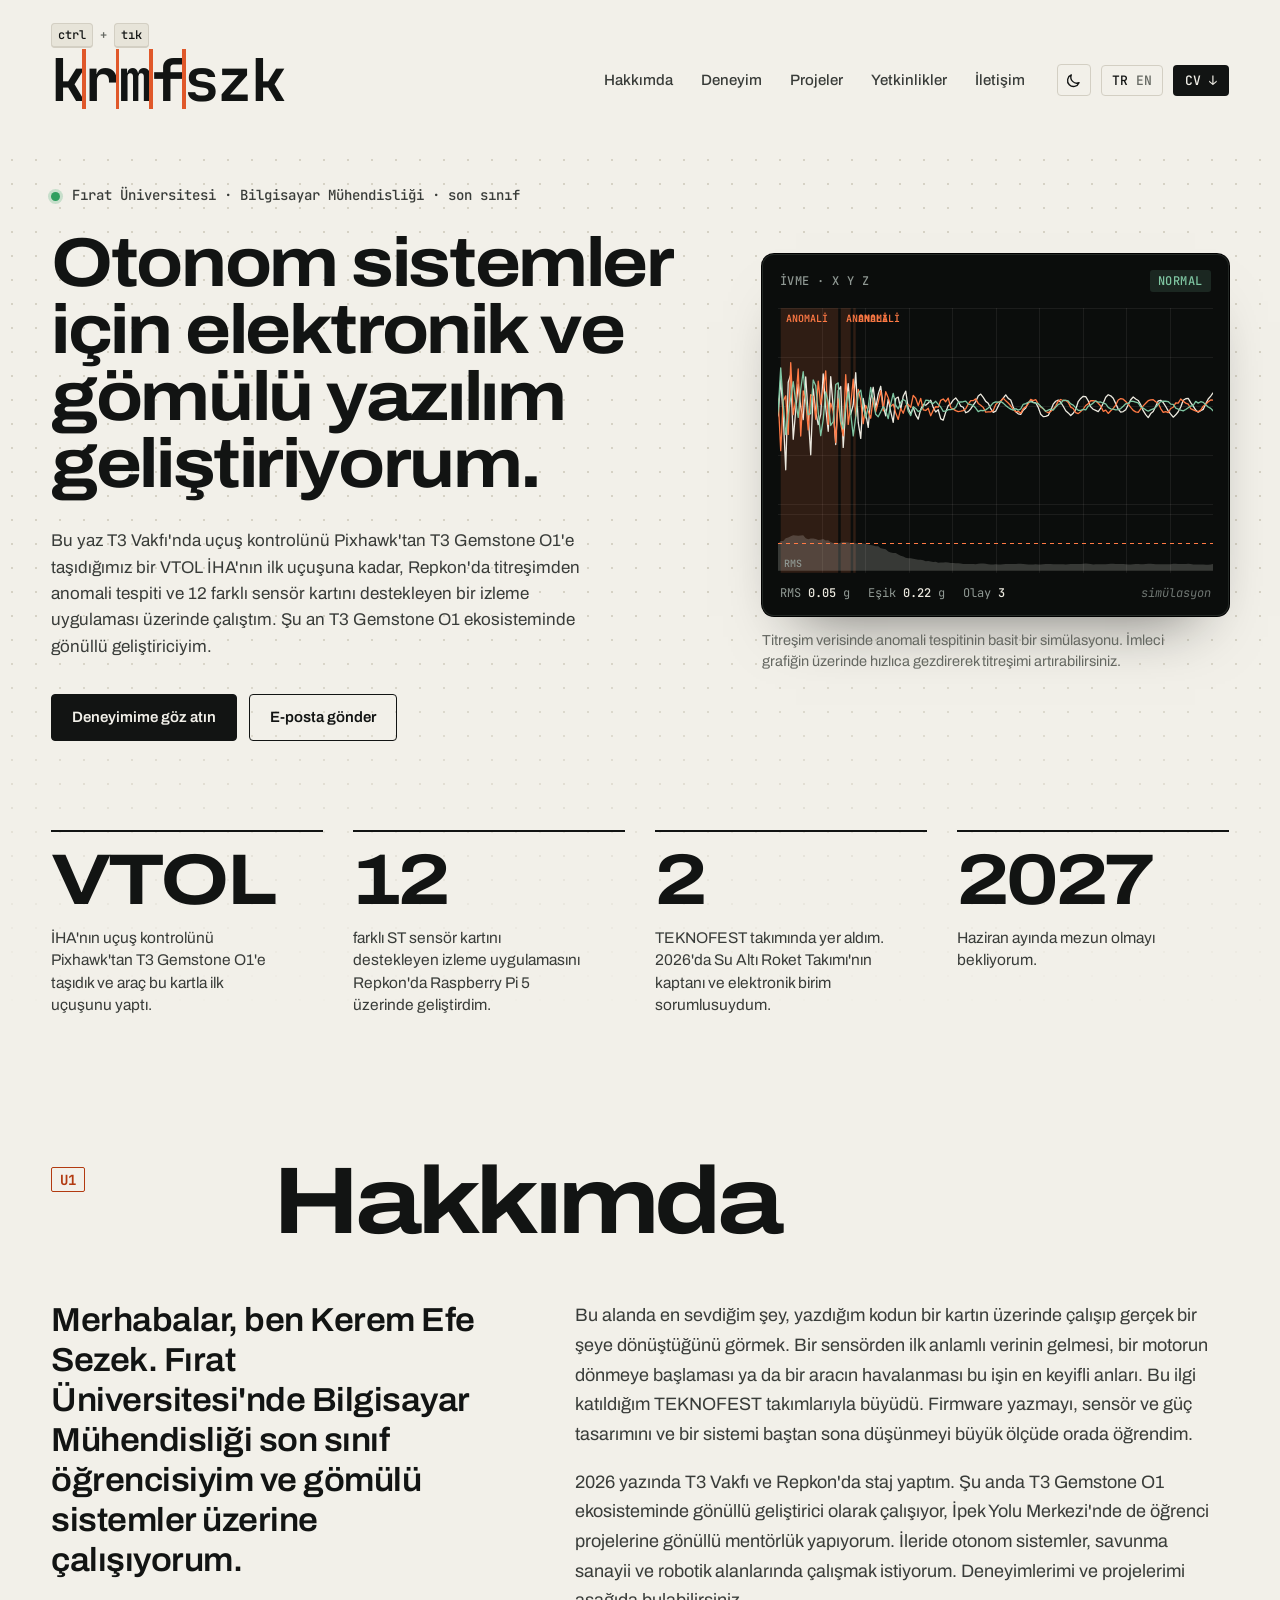
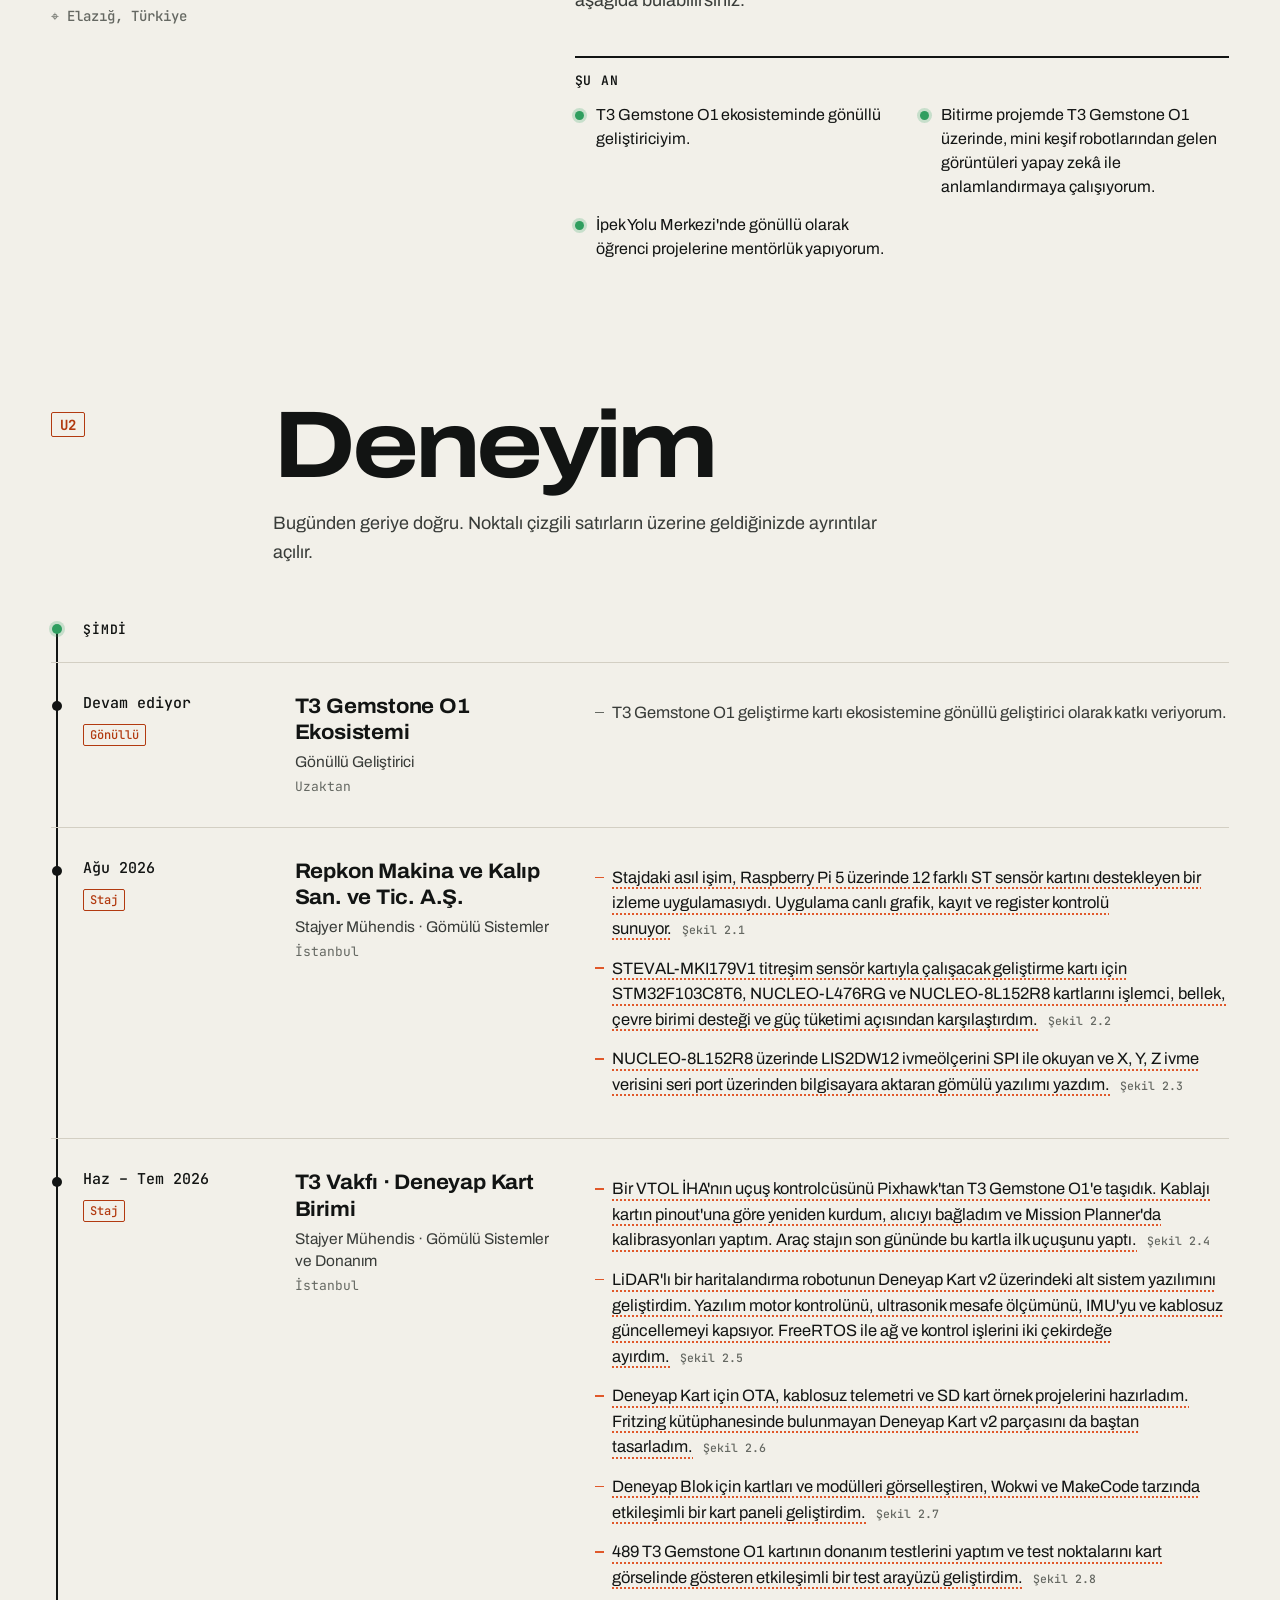
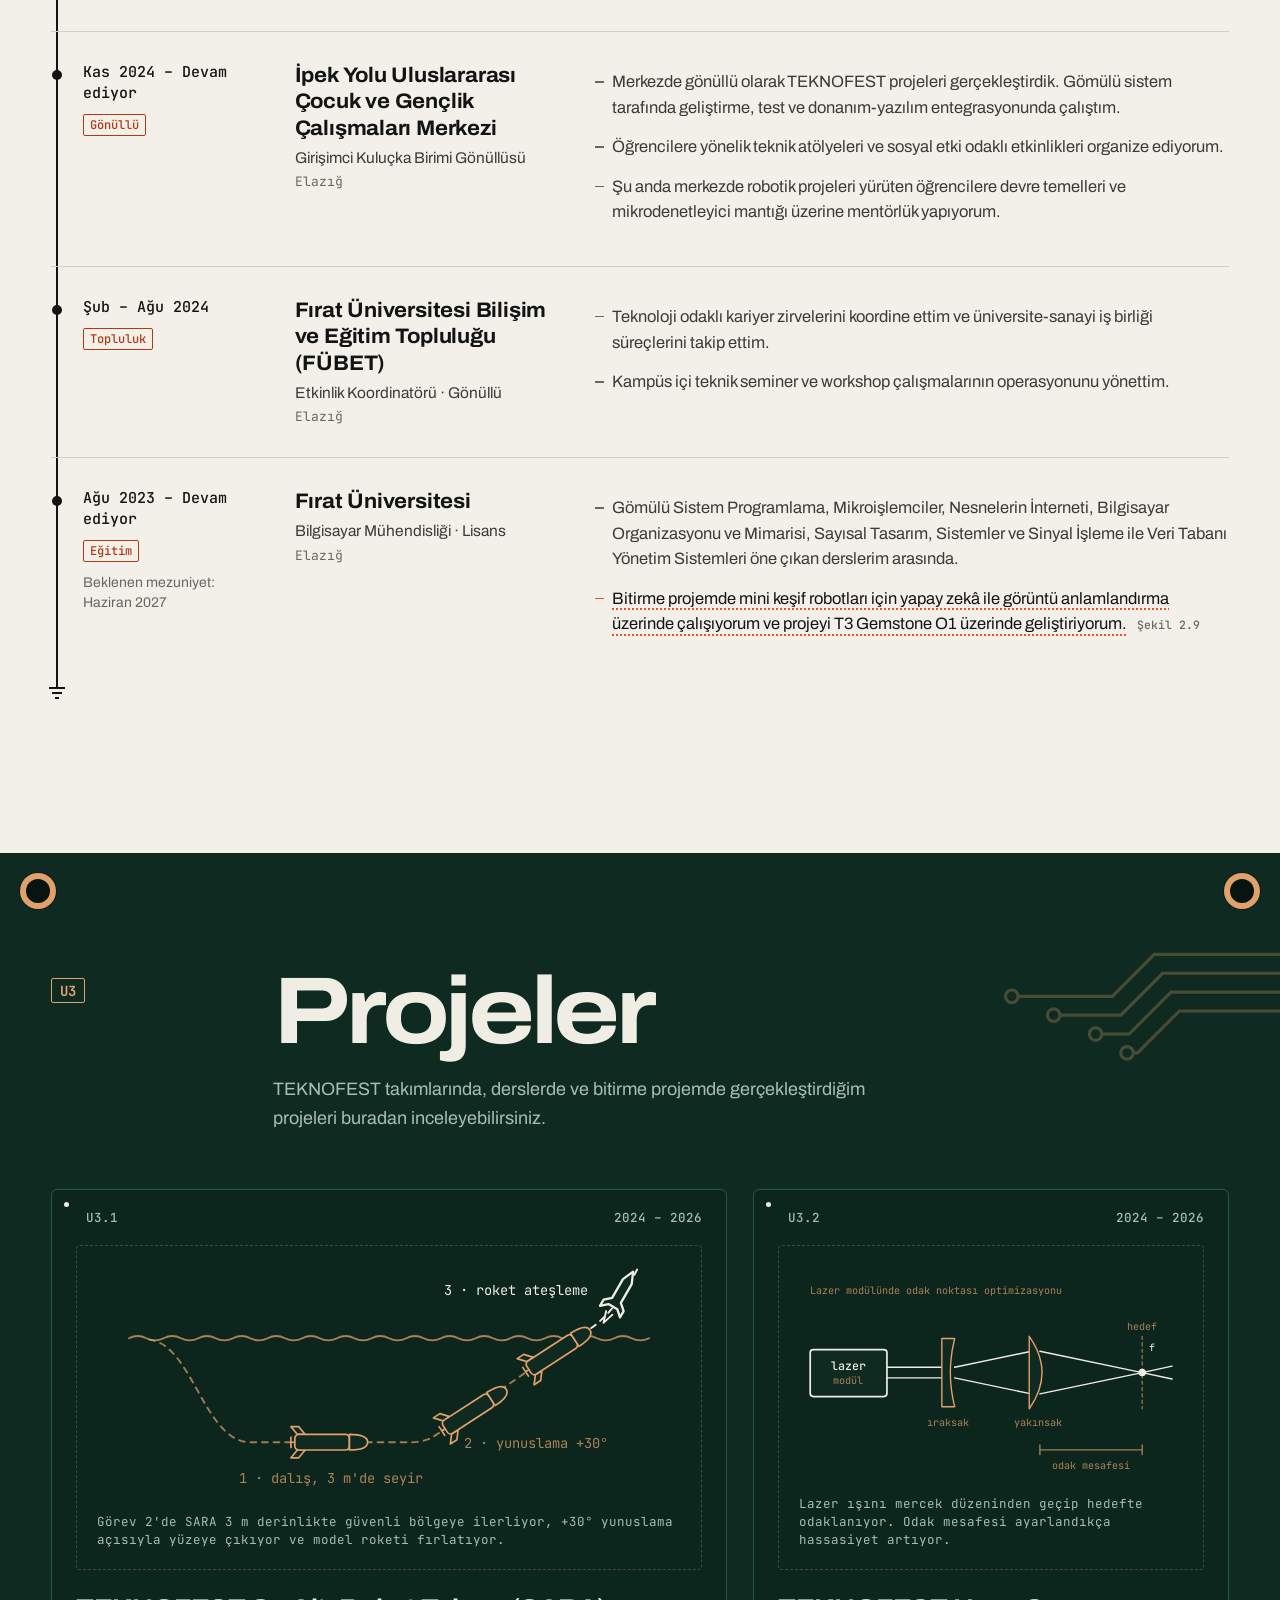
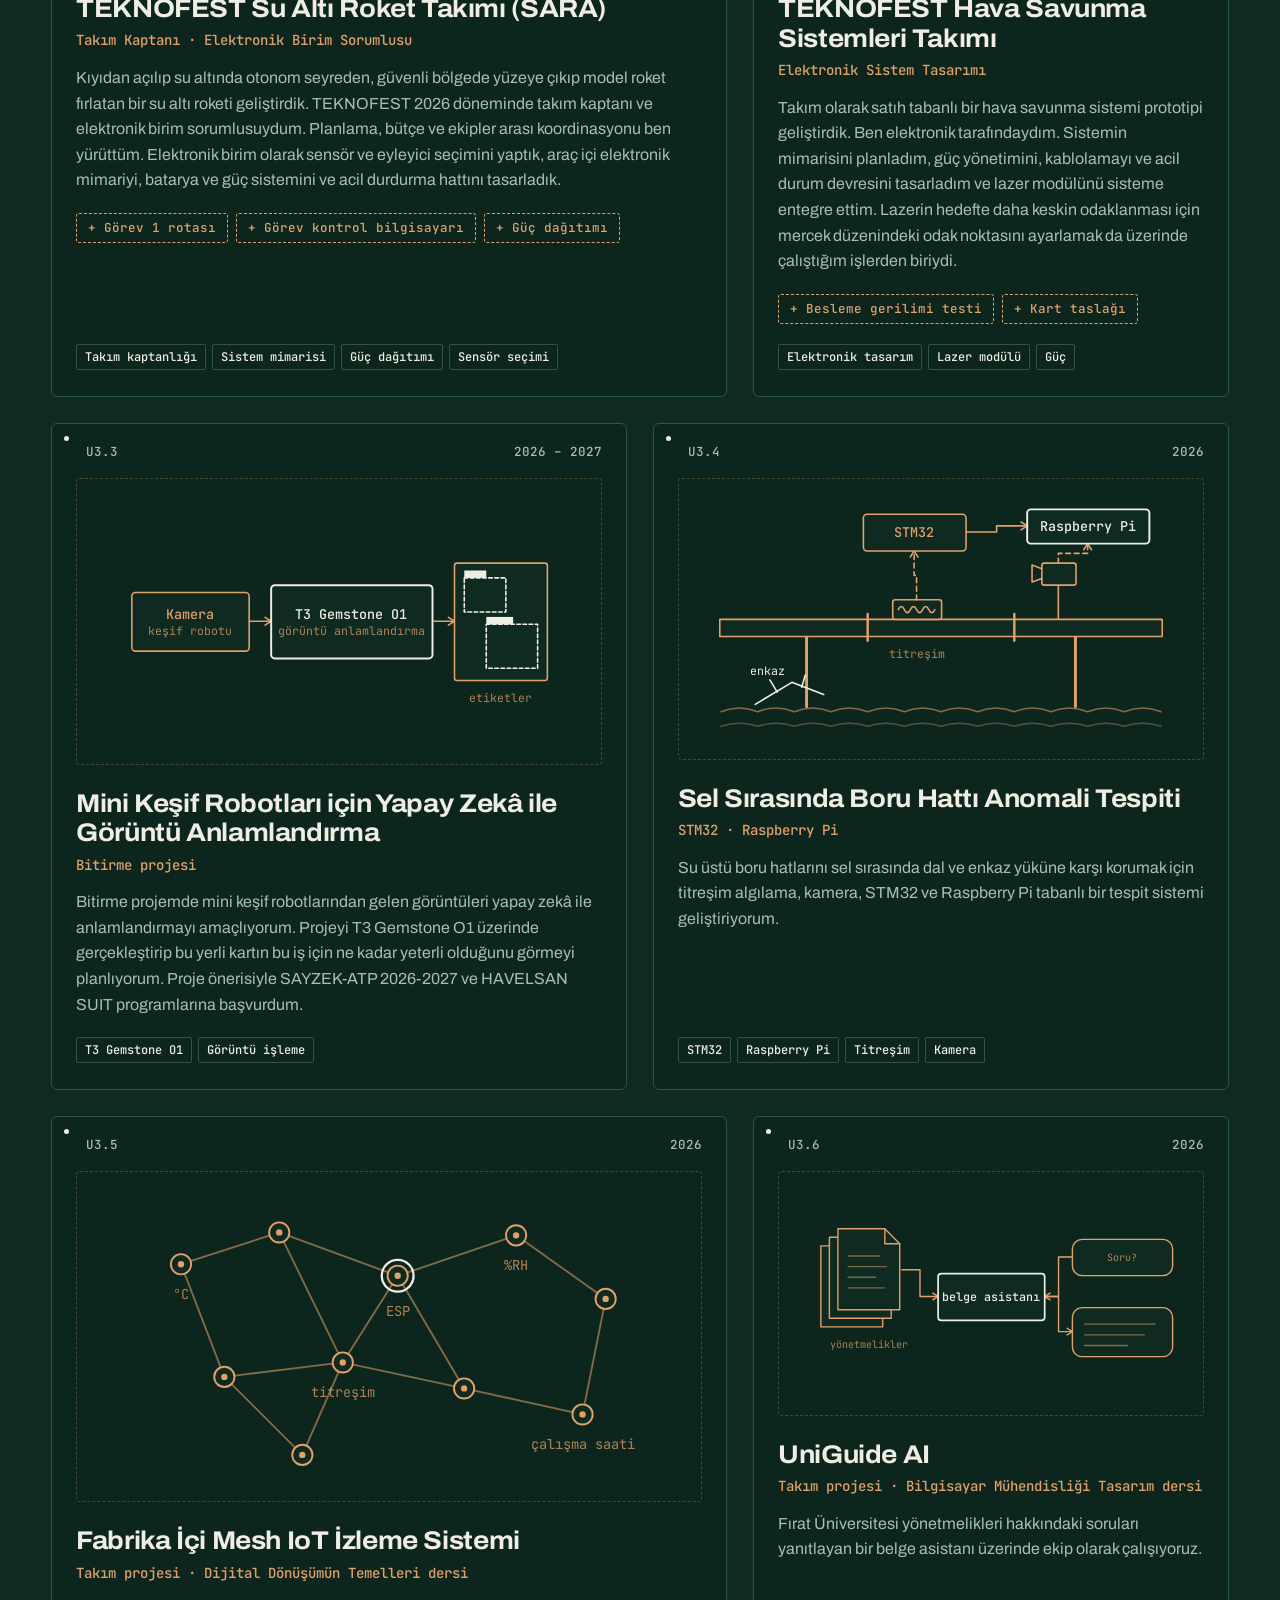
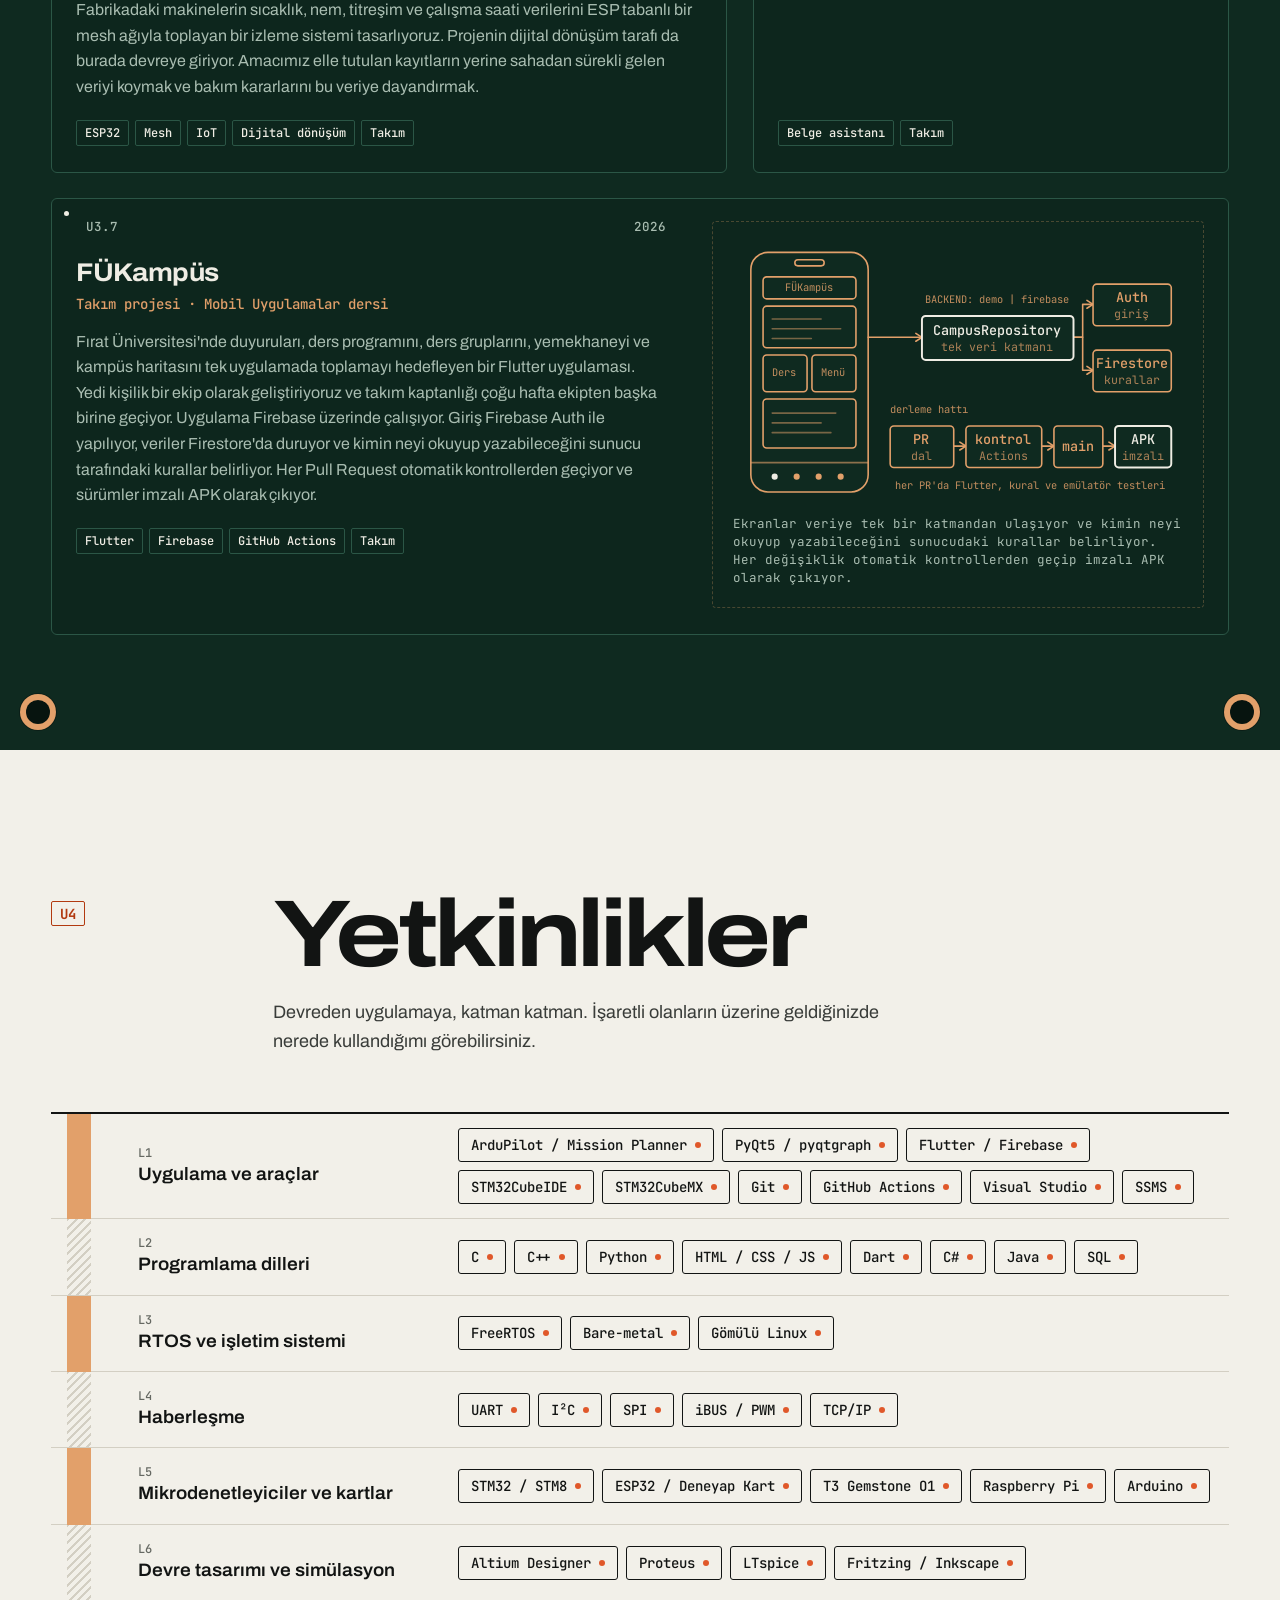
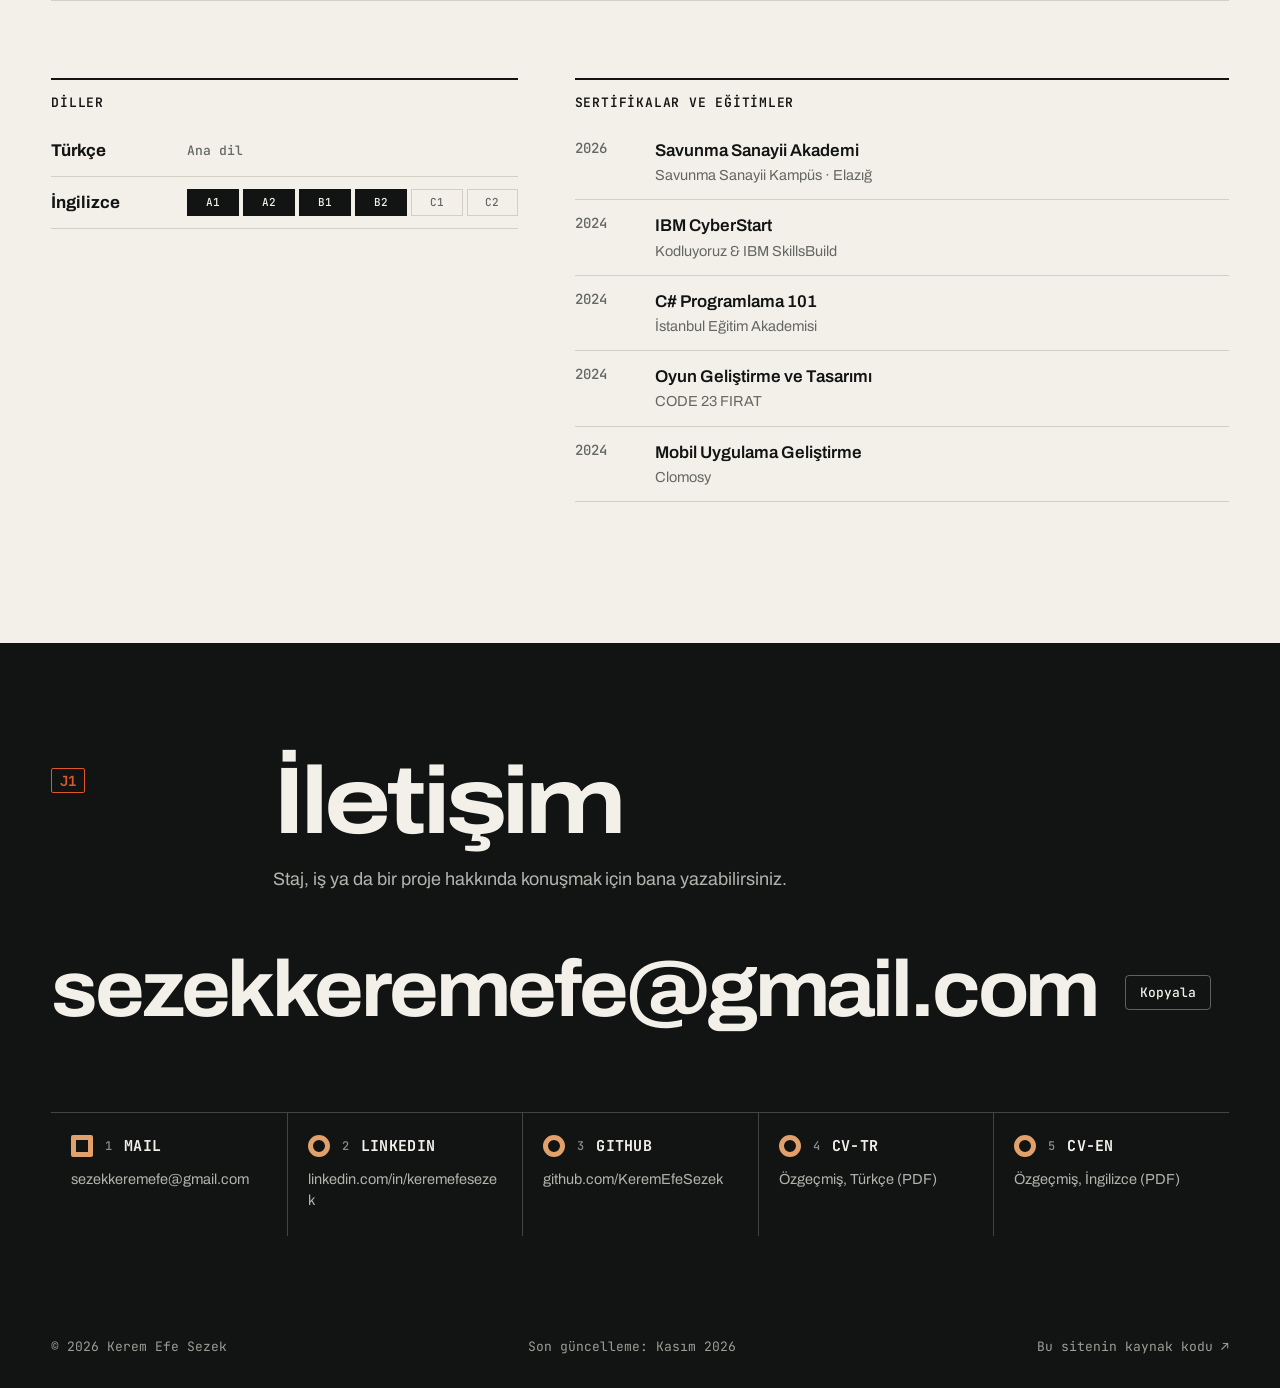
<file: index.html>
<!doctype html>
<html lang="tr">
<head>
<meta charset="utf-8">
<meta name="viewport" content="width=device-width, initial-scale=1">
<!-- seo:start (generated by tools/build.mjs, edit there) -->
<title>Kerem Efe Sezek · Gömülü Sistemler</title>
<meta name="description" content="Kerem Efe Sezek, Fırat Üniversitesi Bilgisayar Mühendisliği son sınıf öğrencisi. STM32, ESP32, FreeRTOS, ArduPilot ve T3 Gemstone O1 ile otonom sistemler için elektronik ve gömülü yazılım geliştiriyor.">
<meta name="author" content="Kerem Efe Sezek">
<meta name="robots" content="index, follow, max-image-preview:large">
<meta name="google-site-verification" content="sbipD_O8OPR93pn6F17DlGRZswMTGSp6QvcxR0soxds">
<link rel="canonical" href="https://keremefesezek.com/">
<link rel="alternate" hreflang="tr" href="https://keremefesezek.com/">
<link rel="alternate" hreflang="en" href="https://keremefesezek.com/en/">
<link rel="alternate" hreflang="x-default" href="https://keremefesezek.com/">
<meta property="og:type" content="profile">
<meta property="og:site_name" content="Kerem Efe Sezek">
<meta property="og:title" content="Kerem Efe Sezek · Gömülü Sistemler">
<meta property="og:description" content="Kerem Efe Sezek, Fırat Üniversitesi Bilgisayar Mühendisliği son sınıf öğrencisi. STM32, ESP32, FreeRTOS, ArduPilot ve T3 Gemstone O1 ile otonom sistemler için elektronik ve gömülü yazılım geliştiriyor.">
<meta property="og:url" content="https://keremefesezek.com/">
<meta property="og:image" content="https://keremefesezek.com/assets/img/og-tr.png">
<meta property="og:image:type" content="image/png">
<meta property="og:image:width" content="1200">
<meta property="og:image:height" content="630">
<meta property="og:image:alt" content="Kerem Efe Sezek, gömülü sistemler">
<meta property="og:locale" content="tr_TR">
<meta property="og:locale:alternate" content="en_US">
<meta property="profile:first_name" content="Kerem Efe">
<meta property="profile:last_name" content="Sezek">
<meta name="twitter:card" content="summary_large_image">
<script type="application/ld+json">{"@context":"https://schema.org","@graph":[{"@type":"WebSite","@id":"https://keremefesezek.com/#website","url":"https://keremefesezek.com/","name":"Kerem Efe Sezek","alternateName":"keremefesezek.com","inLanguage":["tr","en"]},{"@type":"ProfilePage","@id":"https://keremefesezek.com/#page","url":"https://keremefesezek.com/","name":"Kerem Efe Sezek · Gömülü Sistemler","description":"Kerem Efe Sezek, Fırat Üniversitesi Bilgisayar Mühendisliği son sınıf öğrencisi. STM32, ESP32, FreeRTOS, ArduPilot ve T3 Gemstone O1 ile otonom sistemler için elektronik ve gömülü yazılım geliştiriyor.","inLanguage":"tr","isPartOf":{"@id":"https://keremefesezek.com/#website"},"mainEntity":{"@id":"https://keremefesezek.com/#person"}},{"@type":"Person","@id":"https://keremefesezek.com/#person","name":"Kerem Efe Sezek","givenName":"Kerem Efe","familyName":"Sezek","url":"https://keremefesezek.com/","email":"mailto:sezekkeremefe@gmail.com","jobTitle":"Bilgisayar Mühendisliği Öğrencisi","description":"Kerem Efe Sezek, Fırat Üniversitesi Bilgisayar Mühendisliği son sınıf öğrencisi. STM32, ESP32, FreeRTOS, ArduPilot ve T3 Gemstone O1 ile otonom sistemler için elektronik ve gömülü yazılım geliştiriyor.","affiliation":{"@type":"CollegeOrUniversity","name":"Fırat Üniversitesi","url":"https://www.firat.edu.tr/"},"address":{"@type":"PostalAddress","addressLocality":"Elazığ","addressCountry":"TR"},"knowsAbout":["Gömülü sistemler","Gömülü yazılım","Otonom sistemler","İHA","STM32","ESP32","FreeRTOS","ArduPilot","T3 Gemstone O1","Raspberry Pi","C","C++","Python"],"knowsLanguage":["tr","en"],"sameAs":["https://www.linkedin.com/in/keremefesezek","https://github.com/KeremEfeSezek"]}]}</script>
<!-- seo:end -->
<meta name="theme-color" content="#f2f0e9">
<script>try{var t=localStorage.getItem('kes-theme');if(t==='light'||t==='dark')document.documentElement.setAttribute('data-theme',t)}catch(e){}</script>
<link rel="icon" href="/favicon.ico" sizes="48x48">
<link rel="icon" href="/favicon-192.png" type="image/png" sizes="192x192">
<link rel="icon" href="/favicon.svg" type="image/svg+xml">
<link rel="apple-touch-icon" href="/apple-touch-icon.png">
<link rel="preconnect" href="https://fonts.googleapis.com">
<link rel="preconnect" href="https://fonts.gstatic.com" crossorigin>
<link href="https://fonts.googleapis.com/css2?family=Archivo:ital,wdth,wght@0,62..125,100..900;1,62..125,100..900&family=JetBrains+Mono:wght@400;500;700&display=swap" rel="stylesheet">
<link rel="stylesheet" href="/assets/css/site.css">
</head>
<body>

<header class="hdr" id="hdr">
  <div class="wrap hdr-in">
    <a class="logo" id="logo" href="#top"><span class="sr-only">Kerem Efe Sezek</span></a>
    <nav class="nav" id="nav">
      <a href="#about" data-i18n="nav.about">Hakkımda</a>
      <a href="#experience" data-i18n="nav.exp">Deneyim</a>
      <a href="#projects" data-i18n="nav.proj">Projeler</a>
      <a href="#skills" data-i18n="nav.skills">Yetkinlikler</a>
      <a href="#contact" data-i18n="nav.contact">İletişim</a>
      <a class="nav-cv" href="/assets/cv/Kerem-Efe-Sezek-CV-TR.pdf" data-cv data-i18n="nav.cv">CV indir</a>
      <button class="nav-lang" type="button" data-lang-switch><span data-l="tr">Türkçe</span><span data-l="en">English</span></button>
    </nav>
    <div class="hdr-tools">
      <button class="theme-btn" type="button" id="theme-btn">
        <svg class="i-sun" viewBox="0 0 20 20" fill="none" stroke="currentColor" stroke-width="1.6" stroke-linecap="round" aria-hidden="true"><circle cx="10" cy="10" r="3.6"/><path d="M10 1.8v2.2M10 16v2.2M1.8 10H4M16 10h2.2M4.2 4.2l1.6 1.6M14.2 14.2l1.6 1.6M4.2 15.8l1.6-1.6M14.2 5.8l1.6-1.6"/></svg>
        <svg class="i-moon" viewBox="0 0 20 20" fill="none" stroke="currentColor" stroke-width="1.6" stroke-linejoin="round" aria-hidden="true"><path d="M16.5 12.6A7 7 0 0 1 7.4 3.5a7 7 0 1 0 9.1 9.1Z"/></svg>
      </button>
      <button class="lang" type="button" data-lang-switch><span data-l="tr">TR</span><span data-l="en">EN</span></button>
      <a class="hdr-cv" href="/assets/cv/Kerem-Efe-Sezek-CV-TR.pdf" data-cv download>CV <span aria-hidden="true">↓</span></a>
      <button class="menu-btn" type="button" id="menu-btn" aria-expanded="false" aria-controls="nav"><span></span></button>
    </div>
  </div>
  <div class="hdr-bar" aria-hidden="true"><span id="hdr-bar"></span></div>
</header>

<main>
  <section class="hero" id="top">
    <div class="wrap hero-grid">
      <div class="hero-main">
        <p class="hero-status"><span class="led" aria-hidden="true"></span><span data-i18n="hero.status">Fırat Üniversitesi · Bilgisayar Mühendisliği · son sınıf</span></p>
        <h1 class="hero-title" data-i18n="hero.title">Otonom sistemler için elektronik ve gömülü yazılım geliştiriyorum.</h1>
        <p class="hero-sub" data-i18n="hero.sub">Bu yaz T3 Vakfı'nda uçuş kontrolünü Pixhawk'tan T3 Gemstone O1'e taşıdığımız bir VTOL İHA'nın ilk uçuşuna kadar, Repkon'da titreşimden anomali tespiti ve 12 farklı sensör kartını destekleyen bir izleme uygulaması üzerinde çalıştım. Şu an T3 Gemstone O1 ekosisteminde gönüllü geliştiriciyim.</p>
        <div class="hero-actions">
          <a class="btn btn-ink" href="#experience" data-i18n="hero.cta1">Deneyimime göz atın</a>
          <a class="btn" href="mailto:sezekkeremefe@gmail.com" data-i18n="hero.cta2">E-posta gönder</a>
        </div>
      </div>

      <figure class="scope" id="scope">
        <div class="scope-screen">
          <div class="scope-top">
            <span data-i18n="scope.title">İVME · X Y Z</span>
            <span class="scope-state" data-scope-state></span>
          </div>
          <canvas aria-hidden="true"></canvas>
          <div class="scope-read">
            <span>RMS <b data-scope-rms>0.00</b> g</span>
            <span><span data-i18n="scope.thr">Eşik</span> <b data-scope-thr></b> g</span>
            <span><span data-i18n="scope.events">Olay</span> <b data-scope-evt>0</b></span>
            <span class="scope-sim" data-i18n="scope.sim">simülasyon</span>
          </div>
        </div>
        <figcaption data-hint="scope.cap">Titreşim verisinde anomali tespitinin basit bir simülasyonu. İmleci grafiğin üzerinde hızlıca gezdirerek titreşimi artırabilirsiniz.</figcaption>
      </figure>
    </div>

    <div class="wrap">
      <dl class="facts">
        <div><dt>VTOL</dt><dd data-i18n="f1">İHA'nın uçuş kontrolünü Pixhawk'tan T3 Gemstone O1'e taşıdık ve araç bu kartla ilk uçuşunu yaptı.</dd></div>
        <div><dt>12</dt><dd data-i18n="f2">farklı ST sensör kartını destekleyen izleme uygulamasını Repkon'da Raspberry Pi 5 üzerinde geliştirdim.</dd></div>
        <div><dt>2</dt><dd data-i18n="f3">TEKNOFEST takımında yer aldım. 2026'da Su Altı Roket Takımı'nın kaptanı ve elektronik birim sorumlusuydum.</dd></div>
        <div><dt>2027</dt><dd data-i18n="f4">Haziran ayında mezun olmayı bekliyorum.</dd></div>
      </dl>
    </div>
  </section>

  <section class="sec" id="about">
    <div class="wrap">
      <header class="sec-h"><span class="ref">U1</span><h2 data-i18n="about.title">Hakkımda</h2></header>
      <div class="about">
        <div class="about-side">
          <p class="about-lead" data-i18n="about.p1">Merhabalar, ben Kerem Efe Sezek. Fırat Üniversitesi'nde Bilgisayar Mühendisliği son sınıf öğrencisiyim ve gömülü sistemler üzerine çalışıyorum.</p>
          <p class="about-loc"><span aria-hidden="true">⌖</span> <span data-i18n="about.loc">Elazığ, Türkiye</span></p>
        </div>
        <div class="about-text">
          <p data-i18n="about.p2">Bu alanda en sevdiğim şey, yazdığım kodun bir kartın üzerinde çalışıp gerçek bir şeye dönüştüğünü görmek. Bir sensörden ilk anlamlı verinin gelmesi, bir motorun dönmeye başlaması ya da bir aracın havalanması bu işin en keyifli anları. Bu ilgi katıldığım TEKNOFEST takımlarıyla büyüdü. Firmware yazmayı, sensör ve güç tasarımını ve bir sistemi baştan sona düşünmeyi büyük ölçüde orada öğrendim.</p>
          <p data-i18n="about.p3">2026 yazında T3 Vakfı ve Repkon'da staj yaptım. Şu anda T3 Gemstone O1 ekosisteminde gönüllü geliştirici olarak çalışıyor, İpek Yolu Merkezi'nde de öğrenci projelerine gönüllü mentörlük yapıyorum. İleride otonom sistemler, savunma sanayii ve robotik alanlarında çalışmak istiyorum. Deneyimlerimi ve projelerimi aşağıda bulabilirsiniz.</p>
          <div class="about-now">
            <h3 data-i18n="about.now">Şu an</h3>
            <ul id="now"></ul>
          </div>
        </div>
      </div>
    </div>
  </section>

  <section class="sec" id="experience">
    <div class="wrap">
      <header class="sec-h"><span class="ref">U2</span><h2 data-i18n="exp.title">Deneyim</h2><p data-hint="exp.hint">Bugünden geriye doğru. Noktalı çizgili satırların üzerine geldiğinizde ayrıntılar açılır.</p></header>
      <ol class="tl" id="tl"></ol>
    </div>
  </section>

  <section class="sec pcb" id="projects">
    <span class="hole hole-tl" aria-hidden="true"></span><span class="hole hole-tr" aria-hidden="true"></span>
    <span class="hole hole-bl" aria-hidden="true"></span><span class="hole hole-br" aria-hidden="true"></span>
    <svg class="pcb-traces" viewBox="0 0 420 240" aria-hidden="true" fill="none" stroke="currentColor" stroke-width="3" stroke-linecap="round">
      <path d="M420 30H300l-40 40H170"/><circle cx="164" cy="70" r="6"/>
      <path d="M420 48H308l-40 40H210"/><circle cx="204" cy="88" r="6"/>
      <path d="M420 66H316l-40 40H250"/><circle cx="244" cy="106" r="6"/>
      <path d="M420 84H324l-40 40h-4"/><circle cx="274" cy="124" r="6"/>
    </svg>
    <div class="wrap">
      <header class="sec-h"><span class="ref">U3</span><h2 data-i18n="proj.title">Projeler</h2><p data-i18n="proj.sub">TEKNOFEST takımlarında, derslerde ve bitirme projemde gerçekleştirdiğim projeleri buradan inceleyebilirsiniz.</p></header>
      <div class="cards" id="cards"></div>
    </div>
  </section>

  <section class="sec" id="skills">
    <div class="wrap">
      <header class="sec-h"><span class="ref">U4</span><h2 data-i18n="skills.title">Yetkinlikler</h2><p data-i18n="skills.sub">Devreden uygulamaya, katman katman. İşaretli olanların üzerine geldiğinizde nerede kullandığımı görebilirsiniz.</p></header>
      <div class="stack" id="stack"></div>
      <div class="extras">
        <div>
          <h3 data-i18n="skills.langs">Diller</h3>
          <ul class="langs" id="langs"></ul>
        </div>
        <div>
          <h3 data-i18n="skills.certs">Sertifikalar ve eğitimler</h3>
          <ul class="certs" id="certs"></ul>
        </div>
      </div>
    </div>
  </section>

  <section class="contact" id="contact">
    <div class="wrap">
      <header class="sec-h"><span class="ref">J1</span><h2 data-i18n="contact.title">İletişim</h2><p data-i18n="contact.lead">Staj, iş ya da bir proje hakkında konuşmak için bana yazabilirsiniz.</p></header>
      <div class="mail-row">
        <a class="mail" href="mailto:sezekkeremefe@gmail.com">sezekkeremefe@gmail.com</a>
        <button class="copy" type="button" id="copy" data-i18n="contact.copy">Kopyala</button>
      </div>
      <ol class="j1" id="j1"></ol>
    </div>
    <footer class="wrap foot">
      <span>© 2026 Kerem Efe Sezek</span>
      <span data-i18n="foot.updated">Son güncelleme: Kasım 2026</span>
      <a id="source" href="#"><span data-i18n="foot.source">Bu sitenin kaynak kodu</span> ↗</a>
    </footer>
  </section>
</main>

<script src="/assets/js/content.js"></script>
<script src="/assets/js/figures.js"></script>
<script src="/assets/js/main.js"></script>
</body>
</html>
</file>
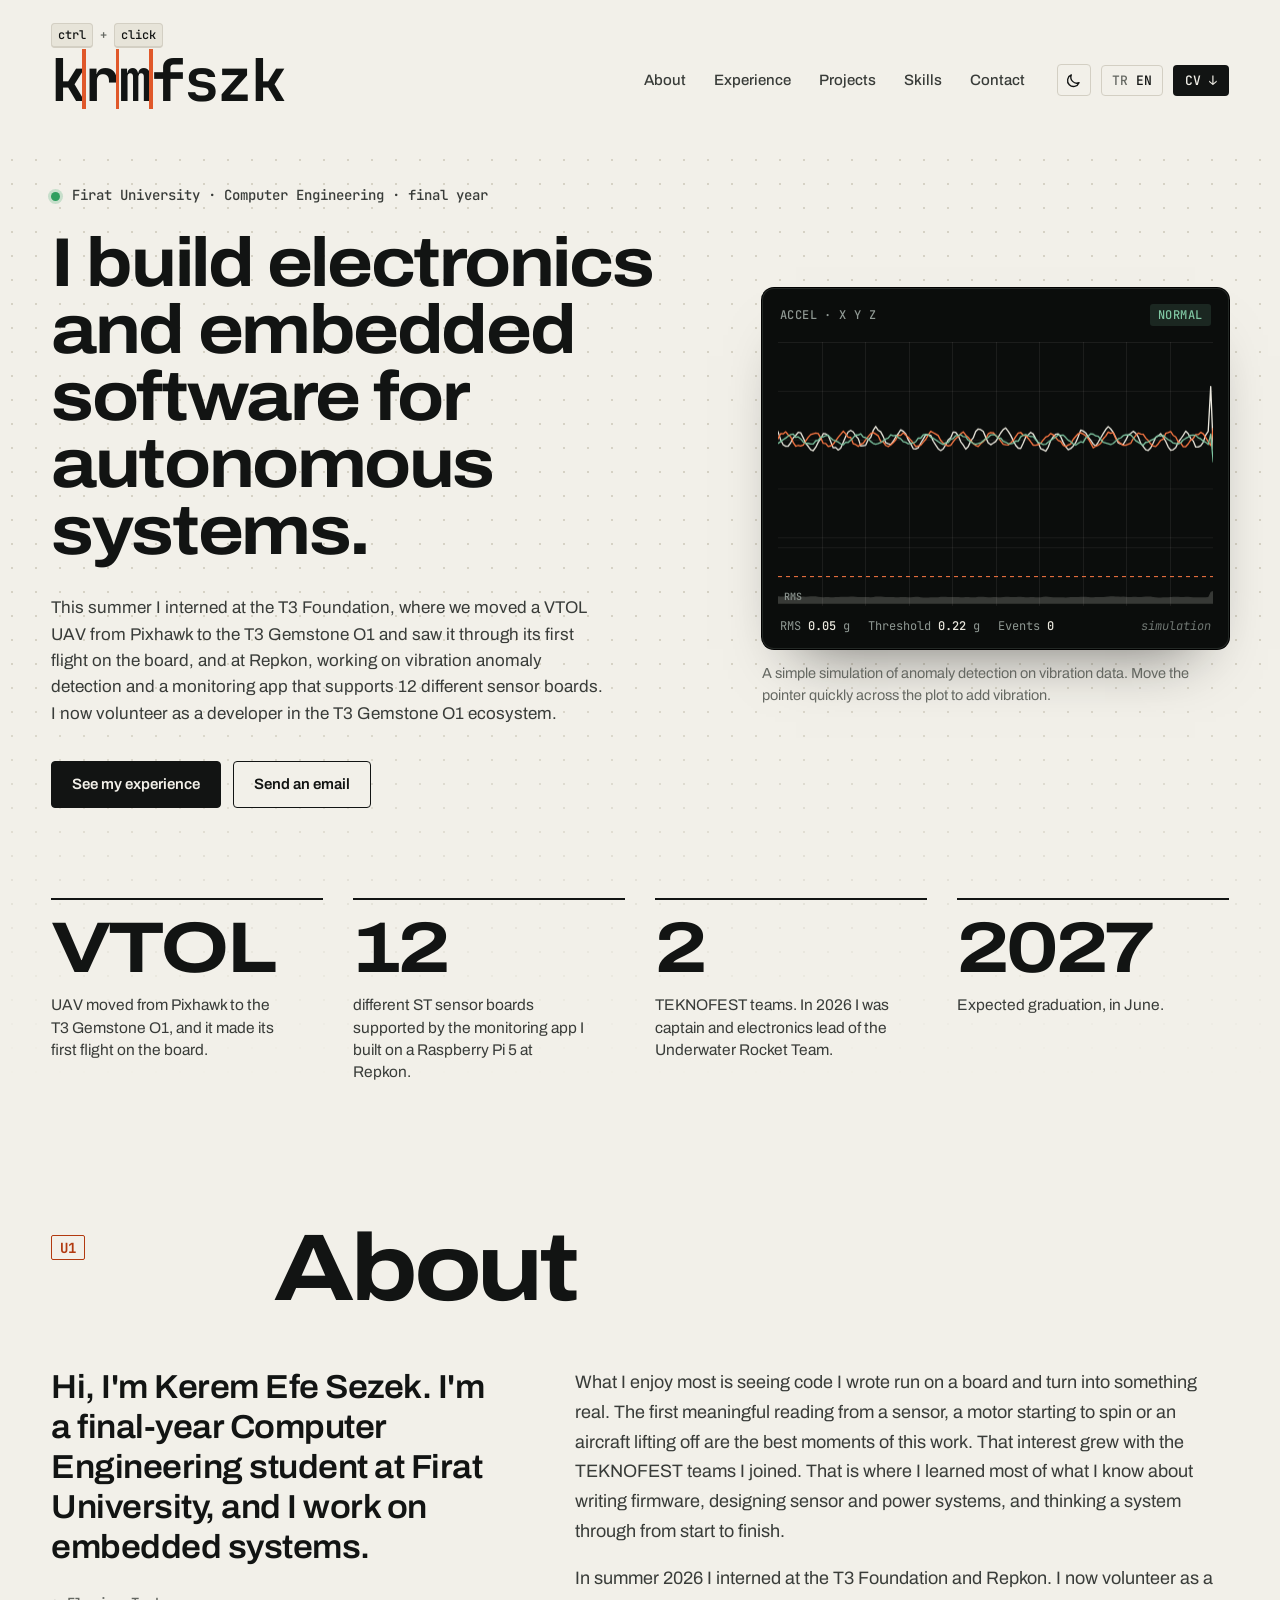
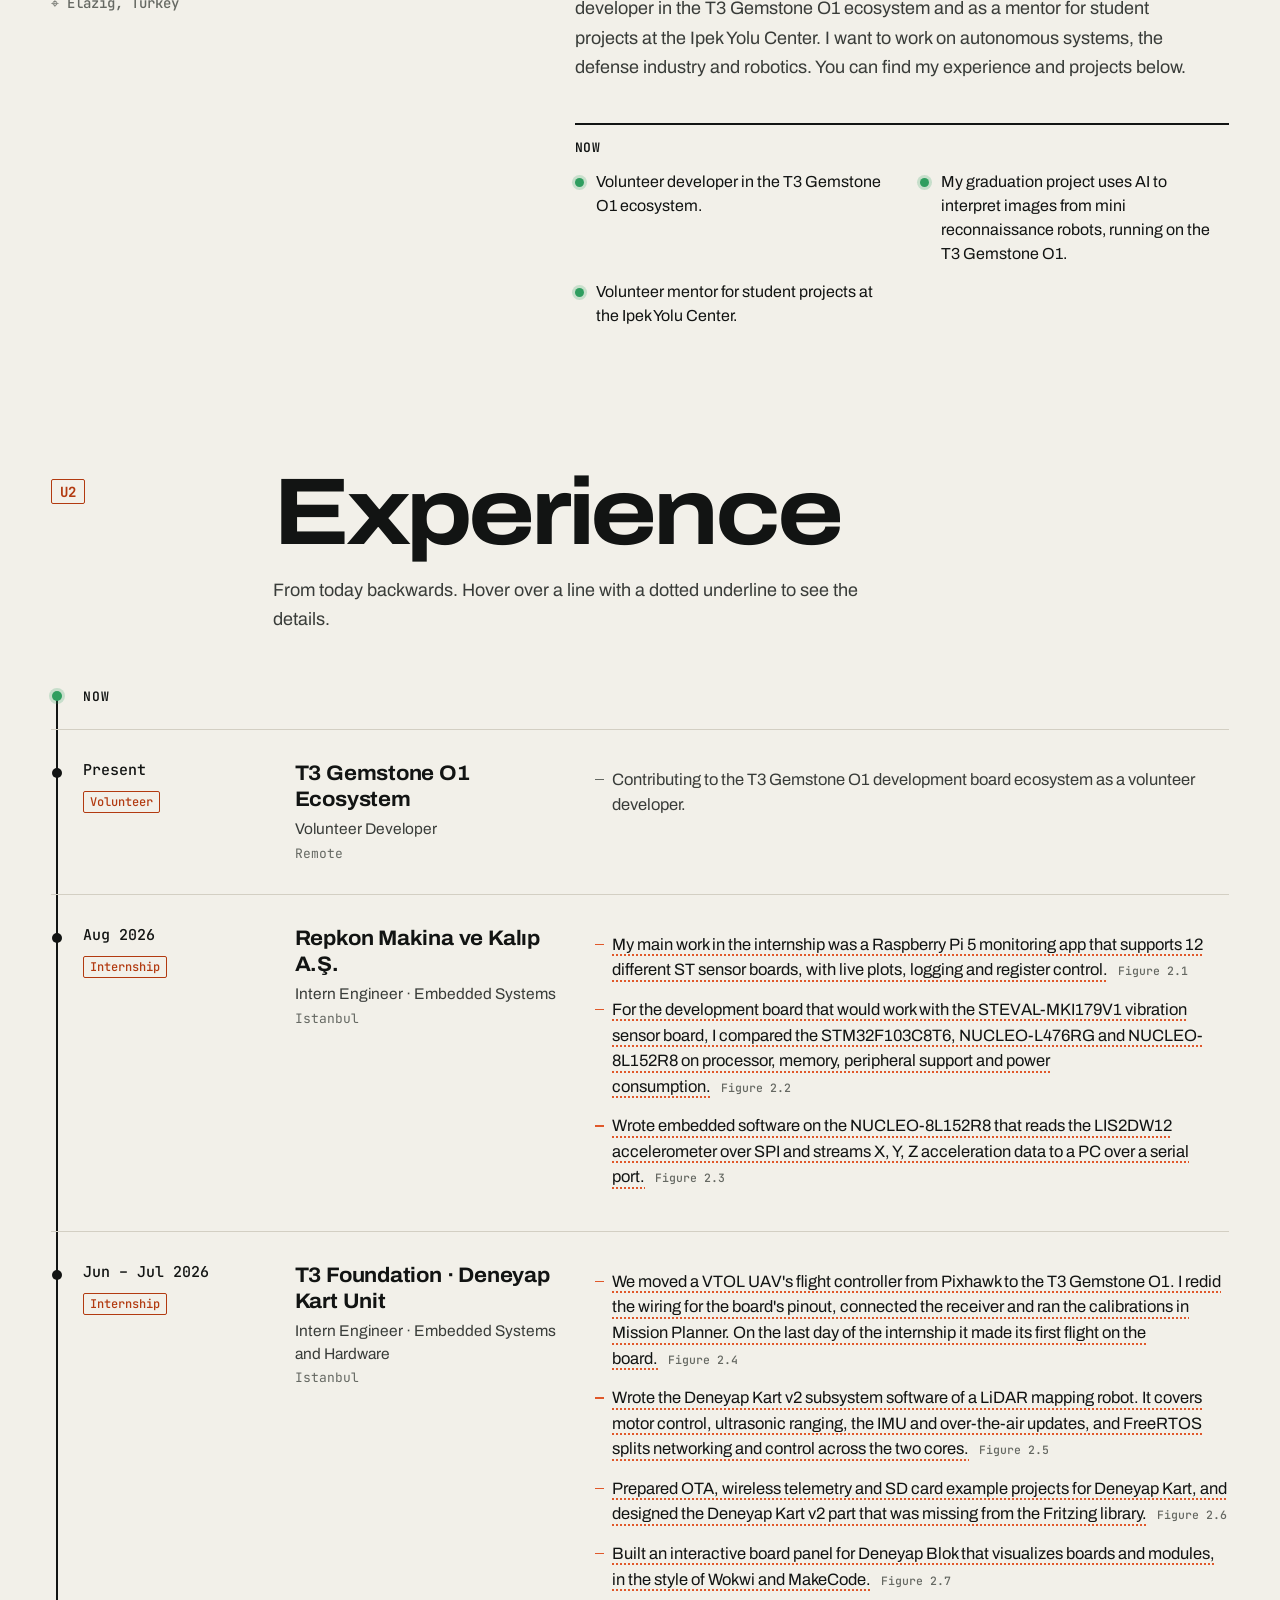
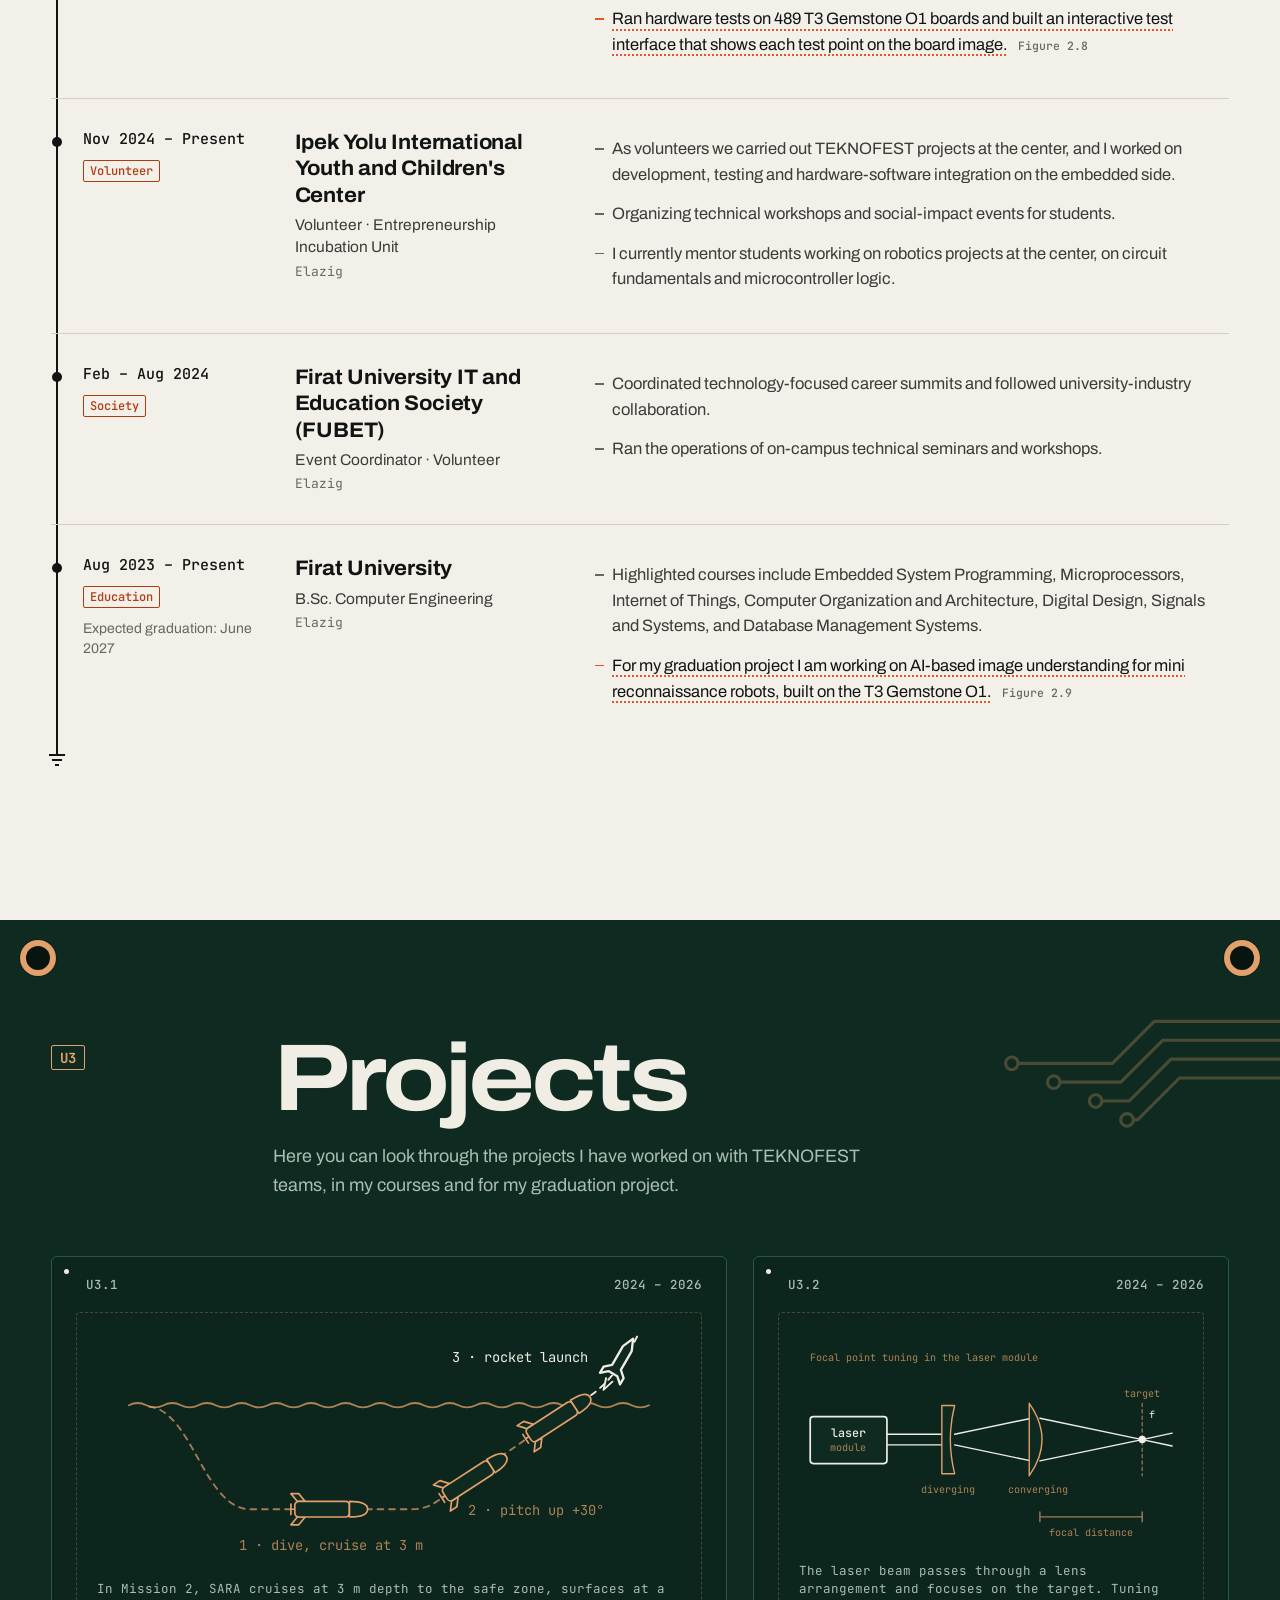
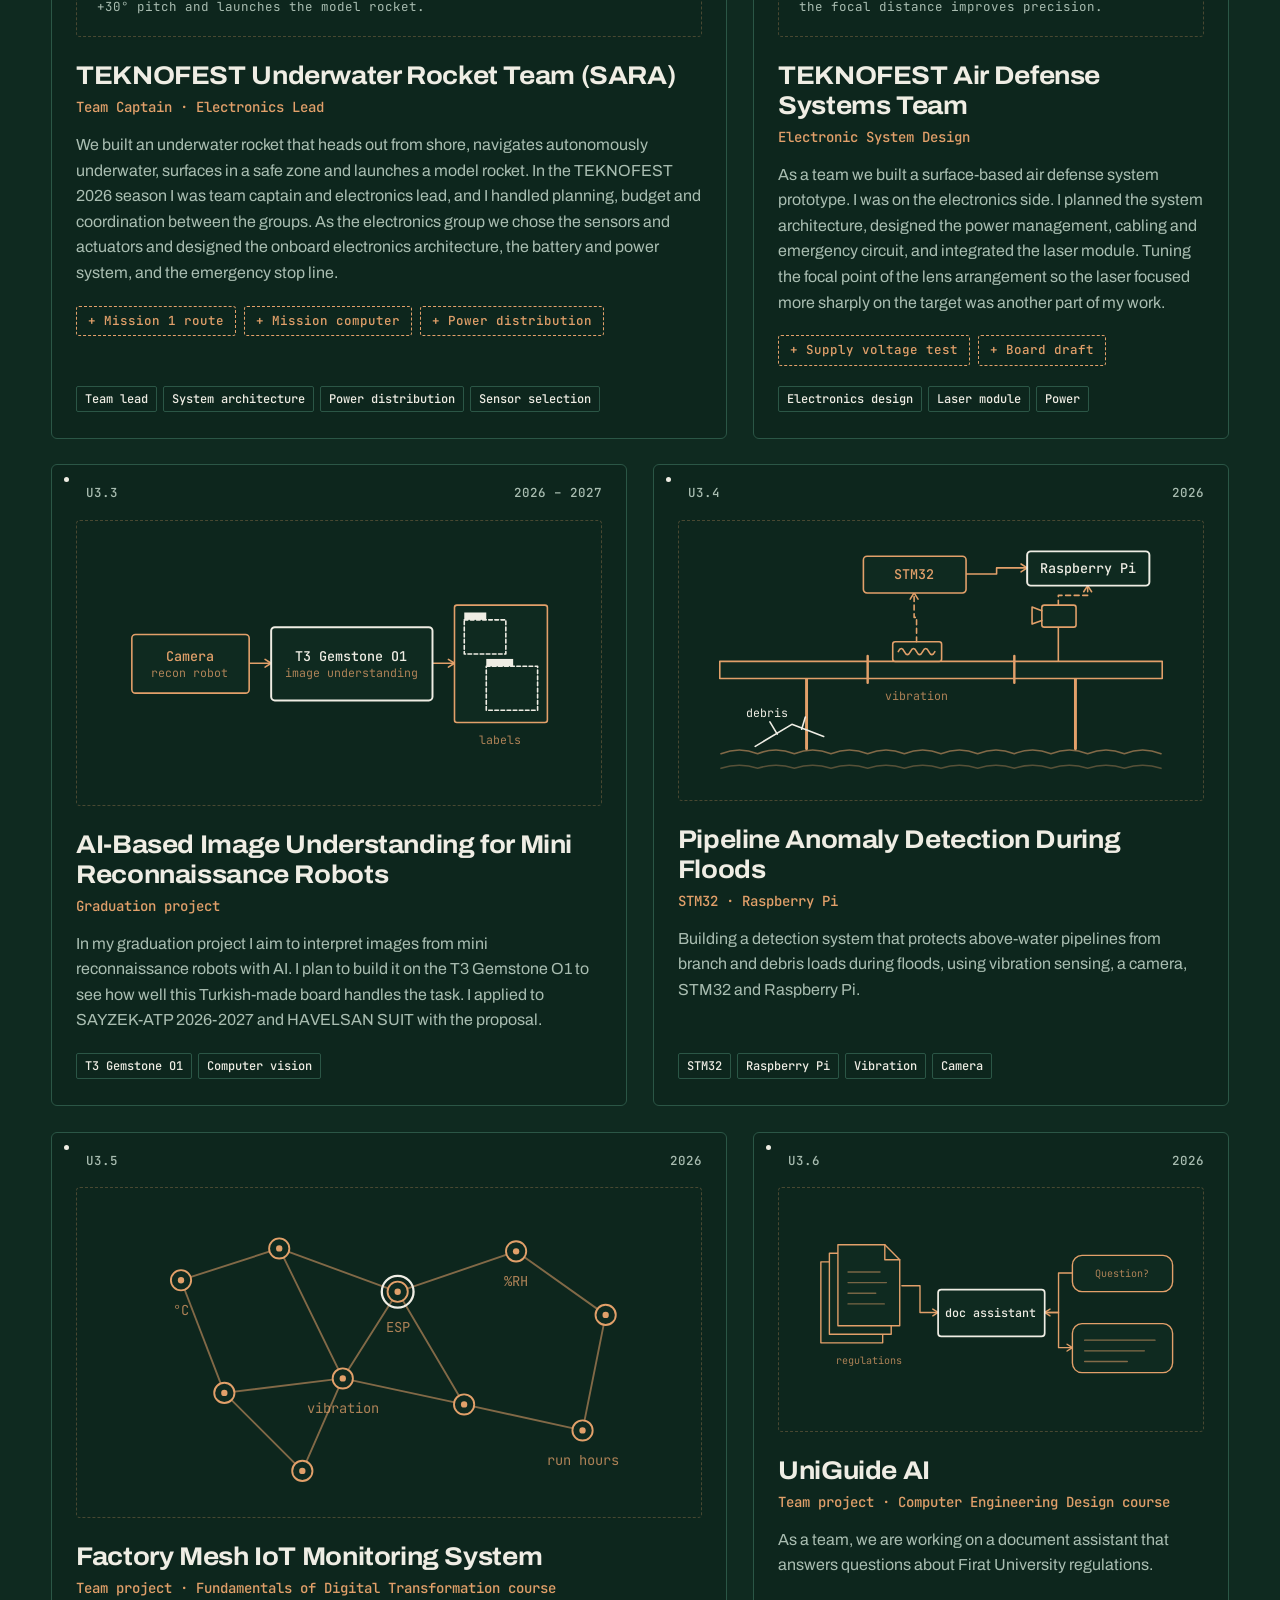
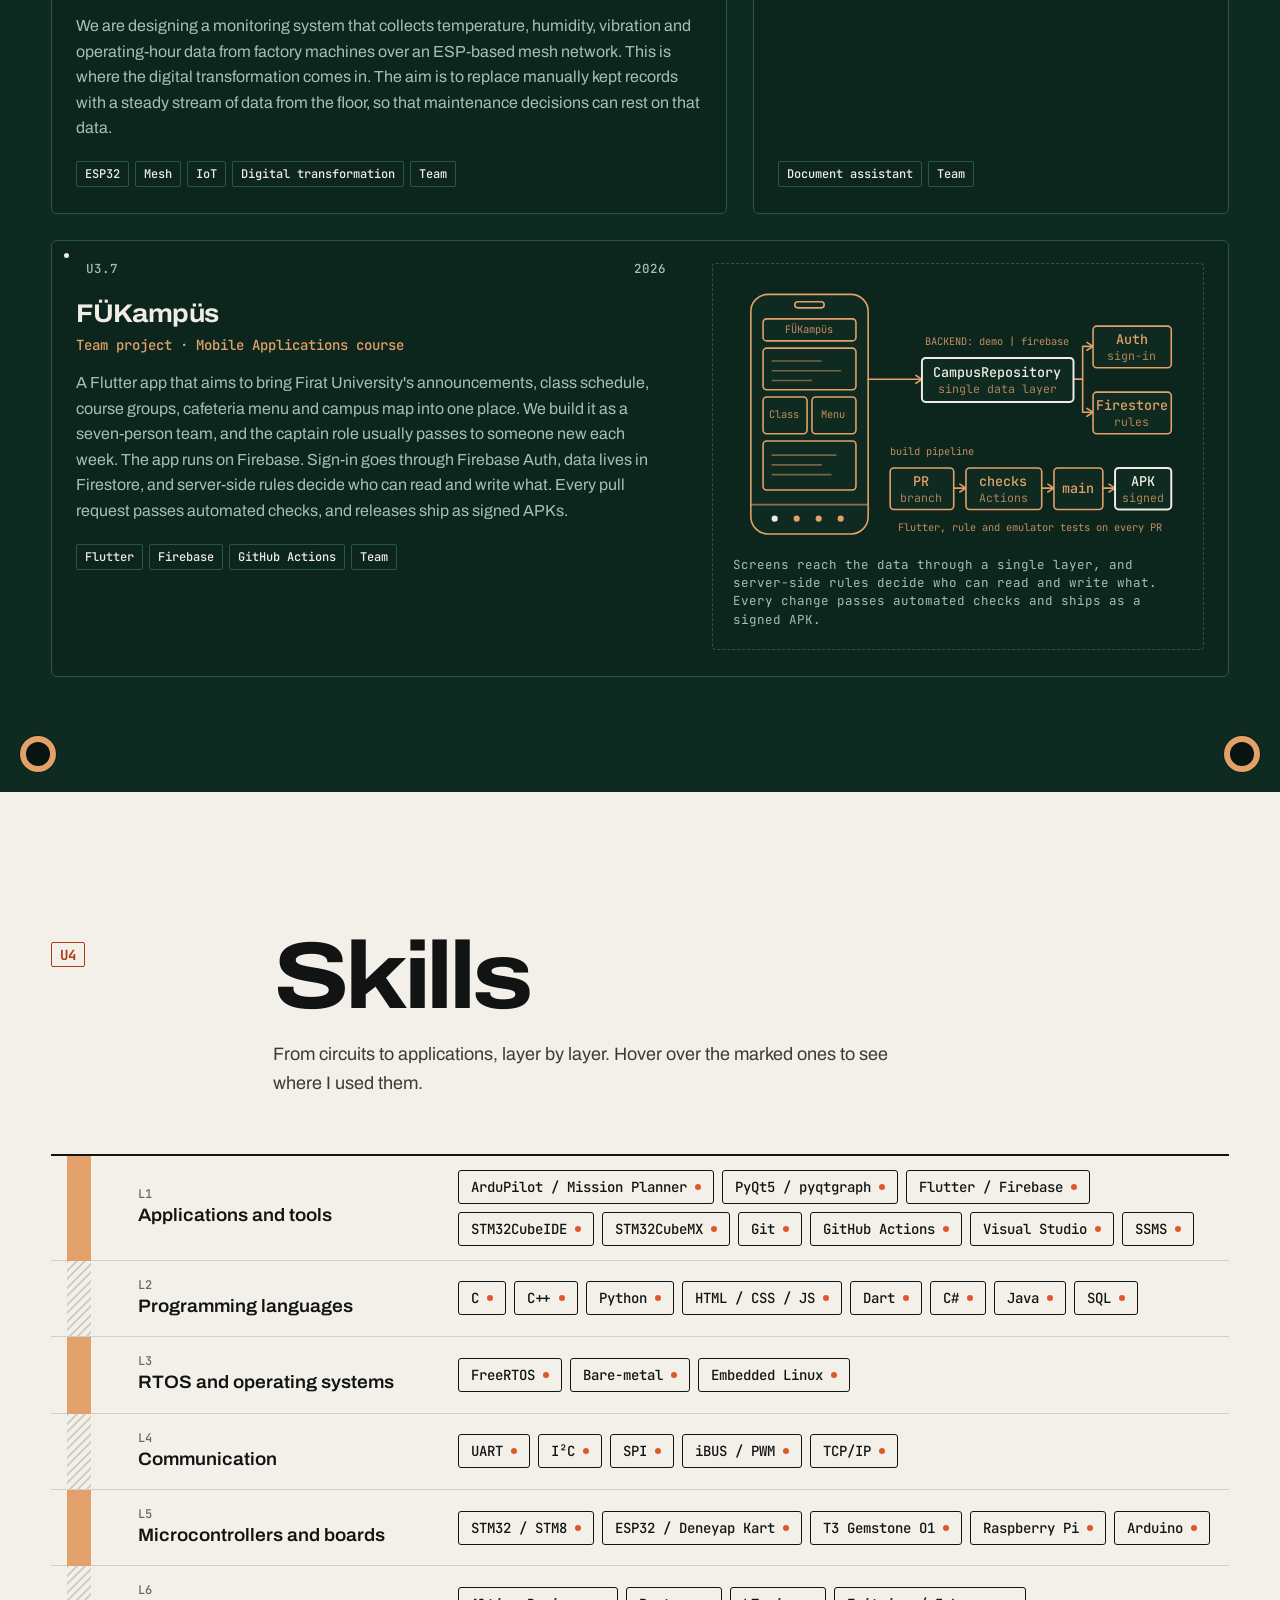
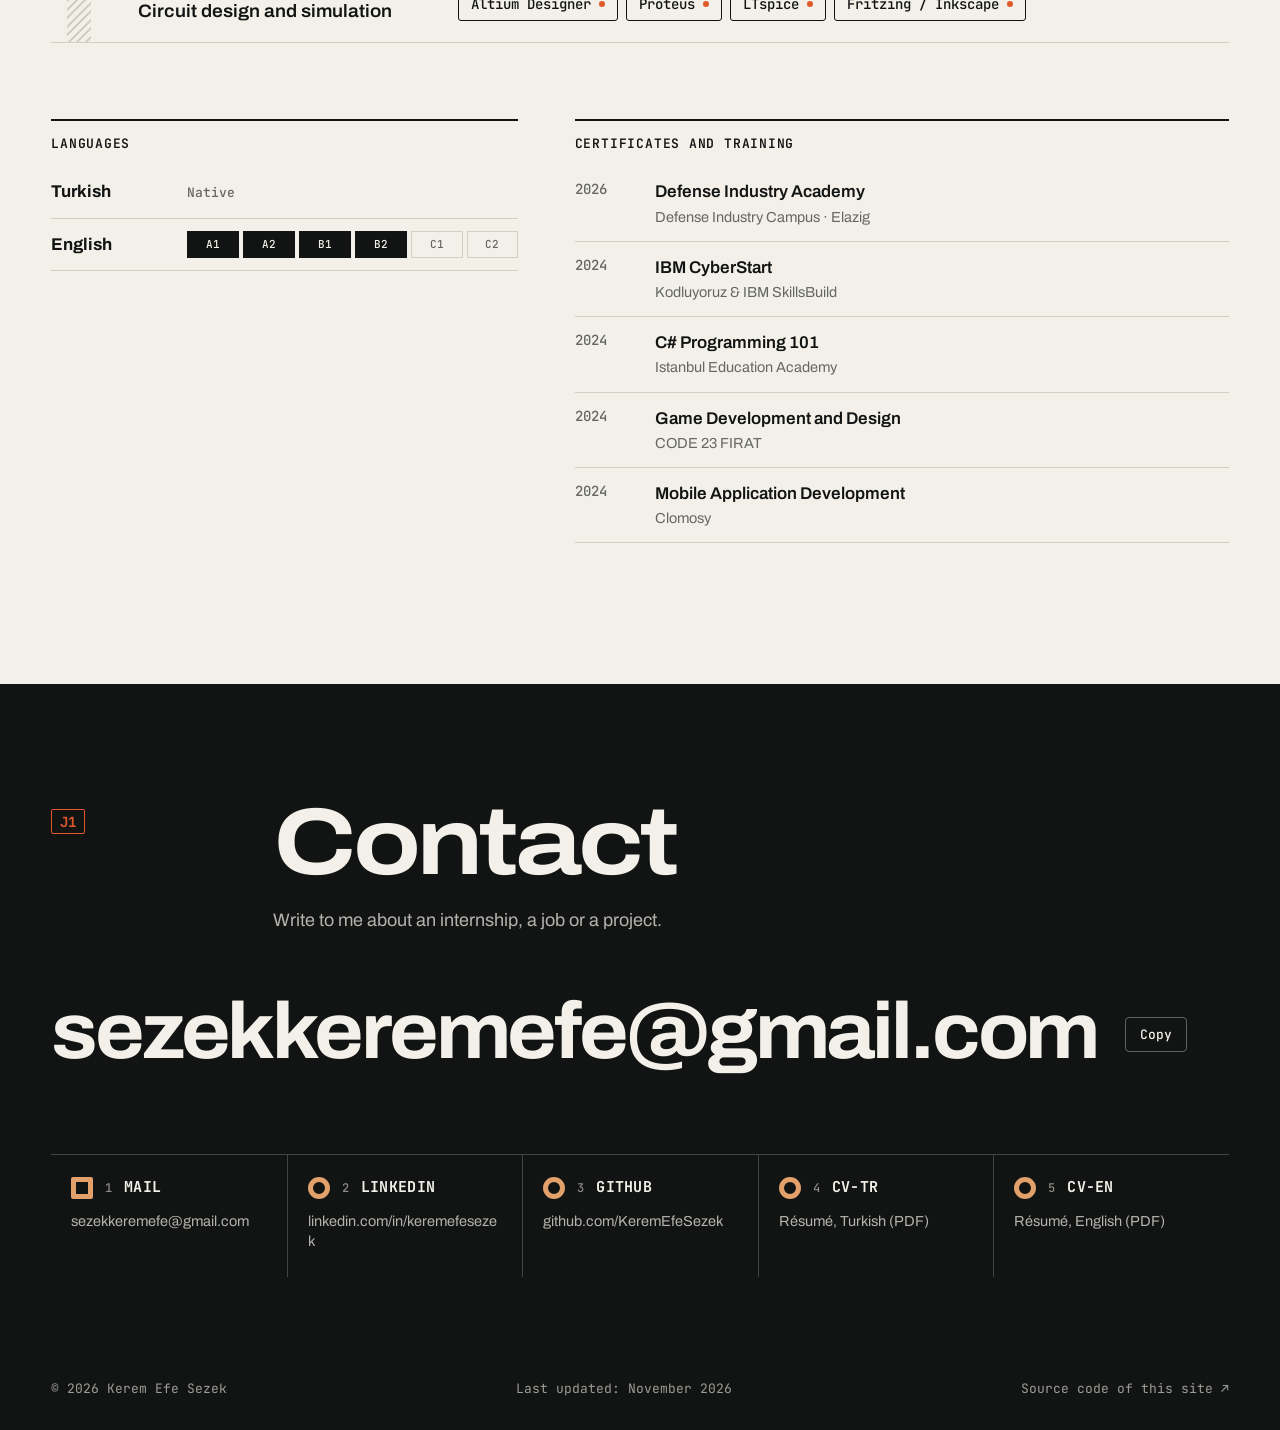
<file: en/index.html>
<!doctype html>
<html lang="en">
<head>
<meta charset="utf-8">
<meta name="viewport" content="width=device-width, initial-scale=1">
<!-- seo:start (generated by tools/build.mjs, edit there) -->
<title>Kerem Efe Sezek · Embedded Systems</title>
<meta name="description" content="Kerem Efe Sezek is a final-year Computer Engineering student at Firat University, building electronics and embedded software for autonomous systems with STM32, ESP32, FreeRTOS, ArduPilot and the T3 Gemstone O1.">
<meta name="author" content="Kerem Efe Sezek">
<meta name="robots" content="index, follow, max-image-preview:large">
<meta name="google-site-verification" content="sbipD_O8OPR93pn6F17DlGRZswMTGSp6QvcxR0soxds">
<link rel="canonical" href="https://keremefesezek.com/en/">
<link rel="alternate" hreflang="tr" href="https://keremefesezek.com/">
<link rel="alternate" hreflang="en" href="https://keremefesezek.com/en/">
<link rel="alternate" hreflang="x-default" href="https://keremefesezek.com/">
<meta property="og:type" content="profile">
<meta property="og:site_name" content="Kerem Efe Sezek">
<meta property="og:title" content="Kerem Efe Sezek · Embedded Systems">
<meta property="og:description" content="Kerem Efe Sezek is a final-year Computer Engineering student at Firat University, building electronics and embedded software for autonomous systems with STM32, ESP32, FreeRTOS, ArduPilot and the T3 Gemstone O1.">
<meta property="og:url" content="https://keremefesezek.com/en/">
<meta property="og:image" content="https://keremefesezek.com/assets/img/og-en.png">
<meta property="og:image:type" content="image/png">
<meta property="og:image:width" content="1200">
<meta property="og:image:height" content="630">
<meta property="og:image:alt" content="Kerem Efe Sezek, embedded systems">
<meta property="og:locale" content="en_US">
<meta property="og:locale:alternate" content="tr_TR">
<meta property="profile:first_name" content="Kerem Efe">
<meta property="profile:last_name" content="Sezek">
<meta name="twitter:card" content="summary_large_image">
<script type="application/ld+json">{"@context":"https://schema.org","@graph":[{"@type":"WebSite","@id":"https://keremefesezek.com/#website","url":"https://keremefesezek.com/","name":"Kerem Efe Sezek","alternateName":"keremefesezek.com","inLanguage":["tr","en"]},{"@type":"ProfilePage","@id":"https://keremefesezek.com/en/#page","url":"https://keremefesezek.com/en/","name":"Kerem Efe Sezek · Embedded Systems","description":"Kerem Efe Sezek is a final-year Computer Engineering student at Firat University, building electronics and embedded software for autonomous systems with STM32, ESP32, FreeRTOS, ArduPilot and the T3 Gemstone O1.","inLanguage":"en","isPartOf":{"@id":"https://keremefesezek.com/#website"},"mainEntity":{"@id":"https://keremefesezek.com/#person"}},{"@type":"Person","@id":"https://keremefesezek.com/#person","name":"Kerem Efe Sezek","givenName":"Kerem Efe","familyName":"Sezek","url":"https://keremefesezek.com/","email":"mailto:sezekkeremefe@gmail.com","jobTitle":"Computer Engineering Student","description":"Kerem Efe Sezek is a final-year Computer Engineering student at Firat University, building electronics and embedded software for autonomous systems with STM32, ESP32, FreeRTOS, ArduPilot and the T3 Gemstone O1.","affiliation":{"@type":"CollegeOrUniversity","name":"Firat University","url":"https://www.firat.edu.tr/"},"address":{"@type":"PostalAddress","addressLocality":"Elazig","addressCountry":"TR"},"knowsAbout":["Embedded systems","Embedded software","Autonomous systems","UAV","STM32","ESP32","FreeRTOS","ArduPilot","T3 Gemstone O1","Raspberry Pi","C","C++","Python"],"knowsLanguage":["tr","en"],"sameAs":["https://www.linkedin.com/in/keremefesezek","https://github.com/KeremEfeSezek"]}]}</script>
<!-- seo:end -->
<meta name="theme-color" content="#f2f0e9">
<script>try{var t=localStorage.getItem('kes-theme');if(t==='light'||t==='dark')document.documentElement.setAttribute('data-theme',t)}catch(e){}</script>
<link rel="icon" href="/favicon.ico" sizes="48x48">
<link rel="icon" href="/favicon-192.png" type="image/png" sizes="192x192">
<link rel="icon" href="/favicon.svg" type="image/svg+xml">
<link rel="apple-touch-icon" href="/apple-touch-icon.png">
<link rel="preconnect" href="https://fonts.googleapis.com">
<link rel="preconnect" href="https://fonts.gstatic.com" crossorigin>
<link href="https://fonts.googleapis.com/css2?family=Archivo:ital,wdth,wght@0,62..125,100..900;1,62..125,100..900&family=JetBrains+Mono:wght@400;500;700&display=swap" rel="stylesheet">
<link rel="stylesheet" href="/assets/css/site.css">
</head>
<body>

<header class="hdr" id="hdr">
  <div class="wrap hdr-in">
    <a class="logo" id="logo" href="#top"><span class="sr-only">Kerem Efe Sezek</span></a>
    <nav class="nav" id="nav">
      <a href="#about" data-i18n="nav.about">About</a>
      <a href="#experience" data-i18n="nav.exp">Experience</a>
      <a href="#projects" data-i18n="nav.proj">Projects</a>
      <a href="#skills" data-i18n="nav.skills">Skills</a>
      <a href="#contact" data-i18n="nav.contact">Contact</a>
      <a class="nav-cv" href="/assets/cv/Kerem-Efe-Sezek-CV-EN.pdf" data-cv data-i18n="nav.cv">Download CV</a>
      <button class="nav-lang" type="button" data-lang-switch><span data-l="tr">Türkçe</span><span data-l="en">English</span></button>
    </nav>
    <div class="hdr-tools">
      <button class="theme-btn" type="button" id="theme-btn">
        <svg class="i-sun" viewBox="0 0 20 20" fill="none" stroke="currentColor" stroke-width="1.6" stroke-linecap="round" aria-hidden="true"><circle cx="10" cy="10" r="3.6"/><path d="M10 1.8v2.2M10 16v2.2M1.8 10H4M16 10h2.2M4.2 4.2l1.6 1.6M14.2 14.2l1.6 1.6M4.2 15.8l1.6-1.6M14.2 5.8l1.6-1.6"/></svg>
        <svg class="i-moon" viewBox="0 0 20 20" fill="none" stroke="currentColor" stroke-width="1.6" stroke-linejoin="round" aria-hidden="true"><path d="M16.5 12.6A7 7 0 0 1 7.4 3.5a7 7 0 1 0 9.1 9.1Z"/></svg>
      </button>
      <button class="lang" type="button" data-lang-switch><span data-l="tr">TR</span><span data-l="en">EN</span></button>
      <a class="hdr-cv" href="/assets/cv/Kerem-Efe-Sezek-CV-EN.pdf" data-cv download>CV <span aria-hidden="true">↓</span></a>
      <button class="menu-btn" type="button" id="menu-btn" aria-expanded="false" aria-controls="nav"><span></span></button>
    </div>
  </div>
  <div class="hdr-bar" aria-hidden="true"><span id="hdr-bar"></span></div>
</header>

<main>
  <section class="hero" id="top">
    <div class="wrap hero-grid">
      <div class="hero-main">
        <p class="hero-status"><span class="led" aria-hidden="true"></span><span data-i18n="hero.status">Firat University · Computer Engineering · final year</span></p>
        <h1 class="hero-title" data-i18n="hero.title">I build electronics and embedded software for autonomous systems.</h1>
        <p class="hero-sub" data-i18n="hero.sub">This summer I interned at the T3 Foundation, where we moved a VTOL UAV from Pixhawk to the T3 Gemstone O1 and saw it through its first flight on the board, and at Repkon, working on vibration anomaly detection and a monitoring app that supports 12 different sensor boards. I now volunteer as a developer in the T3 Gemstone O1 ecosystem.</p>
        <div class="hero-actions">
          <a class="btn btn-ink" href="#experience" data-i18n="hero.cta1">See my experience</a>
          <a class="btn" href="mailto:sezekkeremefe@gmail.com" data-i18n="hero.cta2">Send an email</a>
        </div>
      </div>

      <figure class="scope" id="scope">
        <div class="scope-screen">
          <div class="scope-top">
            <span data-i18n="scope.title">ACCEL · X Y Z</span>
            <span class="scope-state" data-scope-state></span>
          </div>
          <canvas aria-hidden="true"></canvas>
          <div class="scope-read">
            <span>RMS <b data-scope-rms>0.00</b> g</span>
            <span><span data-i18n="scope.thr">Threshold</span> <b data-scope-thr></b> g</span>
            <span><span data-i18n="scope.events">Events</span> <b data-scope-evt>0</b></span>
            <span class="scope-sim" data-i18n="scope.sim">simulation</span>
          </div>
        </div>
        <figcaption data-hint="scope.cap">A simple simulation of anomaly detection on vibration data. Move the pointer quickly across the plot to add vibration.</figcaption>
      </figure>
    </div>

    <div class="wrap">
      <dl class="facts">
        <div><dt>VTOL</dt><dd data-i18n="f1">UAV moved from Pixhawk to the T3 Gemstone O1, and it made its first flight on the board.</dd></div>
        <div><dt>12</dt><dd data-i18n="f2">different ST sensor boards supported by the monitoring app I built on a Raspberry Pi 5 at Repkon.</dd></div>
        <div><dt>2</dt><dd data-i18n="f3">TEKNOFEST teams. In 2026 I was captain and electronics lead of the Underwater Rocket Team.</dd></div>
        <div><dt>2027</dt><dd data-i18n="f4">Expected graduation, in June.</dd></div>
      </dl>
    </div>
  </section>

  <section class="sec" id="about">
    <div class="wrap">
      <header class="sec-h"><span class="ref">U1</span><h2 data-i18n="about.title">About</h2></header>
      <div class="about">
        <div class="about-side">
          <p class="about-lead" data-i18n="about.p1">Hi, I'm Kerem Efe Sezek. I'm a final-year Computer Engineering student at Firat University, and I work on embedded systems.</p>
          <p class="about-loc"><span aria-hidden="true">⌖</span> <span data-i18n="about.loc">Elazig, Turkey</span></p>
        </div>
        <div class="about-text">
          <p data-i18n="about.p2">What I enjoy most is seeing code I wrote run on a board and turn into something real. The first meaningful reading from a sensor, a motor starting to spin or an aircraft lifting off are the best moments of this work. That interest grew with the TEKNOFEST teams I joined. That is where I learned most of what I know about writing firmware, designing sensor and power systems, and thinking a system through from start to finish.</p>
          <p data-i18n="about.p3">In summer 2026 I interned at the T3 Foundation and Repkon. I now volunteer as a developer in the T3 Gemstone O1 ecosystem and as a mentor for student projects at the Ipek Yolu Center. I want to work on autonomous systems, the defense industry and robotics. You can find my experience and projects below.</p>
          <div class="about-now">
            <h3 data-i18n="about.now">Now</h3>
            <ul id="now"></ul>
          </div>
        </div>
      </div>
    </div>
  </section>

  <section class="sec" id="experience">
    <div class="wrap">
      <header class="sec-h"><span class="ref">U2</span><h2 data-i18n="exp.title">Experience</h2><p data-hint="exp.hint">From today backwards. Hover over a line with a dotted underline to see the details.</p></header>
      <ol class="tl" id="tl"></ol>
    </div>
  </section>

  <section class="sec pcb" id="projects">
    <span class="hole hole-tl" aria-hidden="true"></span><span class="hole hole-tr" aria-hidden="true"></span>
    <span class="hole hole-bl" aria-hidden="true"></span><span class="hole hole-br" aria-hidden="true"></span>
    <svg class="pcb-traces" viewBox="0 0 420 240" aria-hidden="true" fill="none" stroke="currentColor" stroke-width="3" stroke-linecap="round">
      <path d="M420 30H300l-40 40H170"/><circle cx="164" cy="70" r="6"/>
      <path d="M420 48H308l-40 40H210"/><circle cx="204" cy="88" r="6"/>
      <path d="M420 66H316l-40 40H250"/><circle cx="244" cy="106" r="6"/>
      <path d="M420 84H324l-40 40h-4"/><circle cx="274" cy="124" r="6"/>
    </svg>
    <div class="wrap">
      <header class="sec-h"><span class="ref">U3</span><h2 data-i18n="proj.title">Projects</h2><p data-i18n="proj.sub">Here you can look through the projects I have worked on with TEKNOFEST teams, in my courses and for my graduation project.</p></header>
      <div class="cards" id="cards"></div>
    </div>
  </section>

  <section class="sec" id="skills">
    <div class="wrap">
      <header class="sec-h"><span class="ref">U4</span><h2 data-i18n="skills.title">Skills</h2><p data-i18n="skills.sub">From circuits to applications, layer by layer. Hover over the marked ones to see where I used them.</p></header>
      <div class="stack" id="stack"></div>
      <div class="extras">
        <div>
          <h3 data-i18n="skills.langs">Languages</h3>
          <ul class="langs" id="langs"></ul>
        </div>
        <div>
          <h3 data-i18n="skills.certs">Certificates and training</h3>
          <ul class="certs" id="certs"></ul>
        </div>
      </div>
    </div>
  </section>

  <section class="contact" id="contact">
    <div class="wrap">
      <header class="sec-h"><span class="ref">J1</span><h2 data-i18n="contact.title">Contact</h2><p data-i18n="contact.lead">Write to me about an internship, a job or a project.</p></header>
      <div class="mail-row">
        <a class="mail" href="mailto:sezekkeremefe@gmail.com">sezekkeremefe@gmail.com</a>
        <button class="copy" type="button" id="copy" data-i18n="contact.copy">Copy</button>
      </div>
      <ol class="j1" id="j1"></ol>
    </div>
    <footer class="wrap foot">
      <span>© 2026 Kerem Efe Sezek</span>
      <span data-i18n="foot.updated">Last updated: November 2026</span>
      <a id="source" href="#"><span data-i18n="foot.source">Source code of this site</span> ↗</a>
    </footer>
  </section>
</main>

<script src="/assets/js/content.js"></script>
<script src="/assets/js/figures.js"></script>
<script src="/assets/js/main.js"></script>
</body>
</html>
</file>
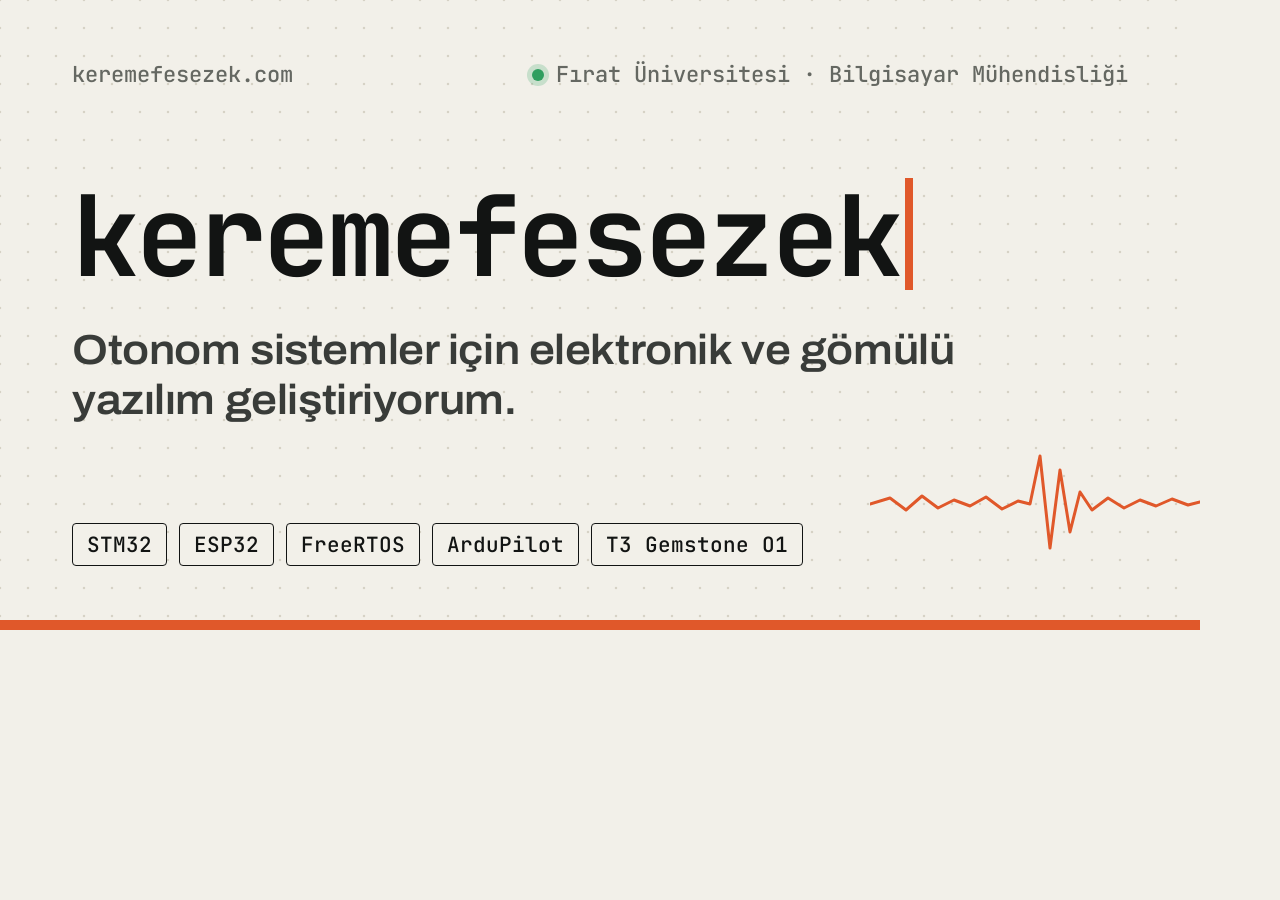
<file: tools/og.html>
<!doctype html>
<!--
  Source of the link-preview images (assets/img/og-tr.png, og-en.png) and the PNG icons.
  Rendered with a headless browser, e.g. from the repo root:
    msedge --headless --hide-scrollbars --window-size=1200,630 --virtual-time-budget=8000 --screenshot=og-tr.png "file:///.../tools/og.html?lang=tr"
  ?icon=1 renders the 512px app icon instead (?icon=1&square=1 without rounded corners).
-->
<html lang="tr">
<head>
<meta charset="utf-8">
<link rel="preconnect" href="https://fonts.googleapis.com">
<link rel="preconnect" href="https://fonts.gstatic.com" crossorigin>
<link href="https://fonts.googleapis.com/css2?family=Archivo:wdth,wght@62..125,100..900&family=JetBrains+Mono:wght@400;500;700&display=block" rel="stylesheet">
<style>
  :root { --paper: #f2f0e9; --ink: #121413; --ink-2: #393c39; --muted: #656862; --line: #d3cfc3; --dot: #d6d2c5; --signal-hi: #e0582a; --led: #2f9e5f; }
  * { box-sizing: border-box; }
  html, body { margin: 0; }
  body { width: 1200px; height: 630px; overflow: hidden; background: var(--paper); color: var(--ink); font-family: "Archivo", sans-serif; }
  .card {
    position: relative; width: 1200px; height: 630px; padding: 64px 72px;
    background-image: radial-gradient(var(--dot) 1.4px, transparent 1.6px); background-size: 28px 28px; background-position: 14px 14px;
    display: flex; flex-direction: column;
  }
  .top { display: flex; justify-content: space-between; align-items: center; font: 500 22px/1 "JetBrains Mono", monospace; color: var(--muted); }
  .top span { display: inline-flex; align-items: center; gap: 12px; }
  .led { width: 12px; height: 12px; border-radius: 50%; background: var(--led); box-shadow: 0 0 0 5px color-mix(in srgb, var(--led) 22%, transparent); }
  .logo { margin-top: 92px; font: 700 112px/1 "JetBrains Mono", monospace; letter-spacing: -.03em; white-space: nowrap; }
  .logo i { display: inline-block; width: 8px; height: 112px; margin-left: 6px; vertical-align: -14px; background: var(--signal-hi); }
  .sub { margin-top: 34px; max-width: 960px; font: 600 42px/1.18 "Archivo", sans-serif; font-stretch: 108%; letter-spacing: -.01em; color: var(--ink-2); }
  .tags { margin-top: auto; display: flex; gap: 12px; font: 500 21px/1 "JetBrains Mono", monospace; }
  .tags span { padding: 10px 14px; border: 1.5px solid var(--ink); border-radius: 4px; background: var(--paper); }
  .trace { position: absolute; right: 0; bottom: 70px; width: 330px; height: 120px; color: var(--signal-hi); }
  .bar { position: absolute; left: 0; right: 0; bottom: 0; height: 10px; background: var(--signal-hi); }

  /* app icon */
  body.icon { width: 512px; height: 512px; background: transparent; }
  body.icon.square { background: #121413; }
  .ic { display: block; width: 512px; height: 512px; }
</style>
</head>
<body>
<script>
  const q = new URLSearchParams(location.search);
  const T = {
    tr: { status: 'Fırat Üniversitesi · Bilgisayar Mühendisliği', sub: 'Otonom sistemler için elektronik ve gömülü yazılım geliştiriyorum.' },
    en: { status: 'Firat University · Computer Engineering', sub: 'I build electronics and embedded software for autonomous systems.' }
  }[q.get('lang') === 'en' ? 'en' : 'tr'];
  if (q.get('icon')) {
    document.body.className = 'icon' + (q.get('square') ? ' square' : '');
    // /favicon.svg itself; the square variant fills its rounded corners with the same dark
    document.body.innerHTML = '<img class="ic" src="../favicon.svg" alt="">';
  } else {
    document.body.innerHTML = `
      <div class="card">
        <div class="top"><span>keremefesezek.com</span><span><i class="led"></i>${T.status}</span></div>
        <div class="logo">keremefesezek<i></i></div>
        <div class="sub">${T.sub}</div>
        <div class="tags"><span>STM32</span><span>ESP32</span><span>FreeRTOS</span><span>ArduPilot</span><span>T3 Gemstone O1</span></div>
        <svg class="trace" viewBox="0 0 330 120" fill="none" stroke="currentColor" stroke-width="3" stroke-linejoin="round" stroke-linecap="round">
          <path d="M0 64 L20 58 L36 70 L52 56 L68 68 L84 60 L100 66 L116 57 L132 69 L148 61 L160 64 L170 16 L180 108 L190 30 L200 92 L210 52 L222 70 L238 58 L254 68 L270 60 L286 66 L302 59 L318 65 L330 62"/>
        </svg>
        <div class="bar"></div>
      </div>`;
  }
</script>
</body>
</html>
</file>
<file: assets/css/site.css>
/* ---------- tokens ---------- */

:root {
  --paper: #f2f0e9;
  --paper-2: #e7e4d9;
  --ink: #121413;
  --ink-2: #393c39;
  --muted: #656862;
  --line: #d3cfc3;
  --dot: #d6d2c5;
  --signal: #b23a10;
  --signal-hi: #e0582a;
  --led: #2f9e5f;

  --pcb: #0f2a20;
  --pcb-line: #2b5646;
  --silk: #efede4;
  --silk-dim: #a9bdb1;
  --copper: #e2a06a;
  --hole: #07140f;

  --sans: "Archivo", system-ui, -apple-system, "Segoe UI", sans-serif;
  --mono: "JetBrains Mono", ui-monospace, "Cascadia Mono", Consolas, monospace;

  --pad: clamp(20px, 4vw, 64px);
  --max: 1520px;
  --gap: clamp(16px, 2.4vw, 40px);
  --hdr-tall: 148px;
  --hdr-short: 64px;
  --ease: cubic-bezier(.2, .7, .2, 1);

  --lg-accent: var(--signal-hi);
  --lg-caret: var(--signal-hi);
  --fig-bg: var(--paper);
  --fig-hl: var(--signal-hi);
  color-scheme: light;
}

/* dark: follows the system unless the visitor picked a theme (data-theme on <html>) */
:root[data-theme="dark"] {
  --paper: #111312;
  --paper-2: #1b1e1c;
  --ink: #ecebe4;
  --ink-2: #c6c5bd;
  --muted: #979891;
  --line: #2d312e;
  --dot: #242826;
  --signal: #f07443;
  --signal-hi: #f07443;
  --pcb: #0c2219;
  --pcb-line: #24493b;
  color-scheme: dark;
}
@media (prefers-color-scheme: dark) {
  :root:not([data-theme="light"]) {
    --paper: #111312;
    --paper-2: #1b1e1c;
    --ink: #ecebe4;
    --ink-2: #c6c5bd;
    --muted: #979891;
    --line: #2d312e;
    --dot: #242826;
    --signal: #f07443;
    --signal-hi: #f07443;
    --pcb: #0c2219;
    --pcb-line: #24493b;
    color-scheme: dark;
  }
}

/* ---------- base ---------- */

*, *::before, *::after { box-sizing: border-box; }
html { -webkit-text-size-adjust: 100%; scroll-behavior: smooth; scroll-padding-top: calc(var(--hdr-short) + 24px); }
body {
  margin: 0; padding-top: var(--hdr-tall);
  background: var(--paper); color: var(--ink);
  font: 400 17px/1.6 var(--sans);
  -webkit-font-smoothing: antialiased;
}
a { color: inherit; }
svg, canvas { display: block; }
::selection { background: var(--signal-hi); color: #fff; }
:focus-visible { outline: 2px solid var(--signal-hi); outline-offset: 3px; border-radius: 2px; }
.wrap { max-width: var(--max); margin: 0 auto; padding: 0 var(--pad); }
.sr-only { position: absolute; width: 1px; height: 1px; margin: -1px; padding: 0; overflow: hidden; clip: rect(0 0 0 0); white-space: nowrap; border: 0; }

.led {
  display: inline-block; flex: none; width: 9px; height: 9px; border-radius: 50%;
  background: var(--led); box-shadow: 0 0 0 3px color-mix(in srgb, var(--led) 22%, transparent);
  animation: led 2.4s ease-in-out infinite;
}
@keyframes led { 50% { box-shadow: 0 0 0 6px color-mix(in srgb, var(--led) 0%, transparent); } }

/* ---------- header ---------- */

.hdr { position: fixed; top: 0; left: 0; right: 0; z-index: 50; background: var(--paper); border-bottom: 1px solid transparent; transition: border-color .3s; }
.hdr.is-compact { border-bottom-color: var(--line); }
.hdr-in {
  display: flex; align-items: center; gap: 32px;
  height: var(--hdr-tall); padding-top: 12px;
  transition: height .4s var(--ease), padding .4s var(--ease);
}
.is-compact .hdr-in { height: var(--hdr-short); padding-top: 0; }

.logo {
  position: relative; display: inline-block; flex: none;
  font: 700 clamp(34px, 4.6vw, 72px)/1 var(--mono); letter-spacing: -.03em;
  text-decoration: none; white-space: nowrap; cursor: pointer;
  -webkit-user-select: none; user-select: none;
  /* shrinks with transform, not font-size: no text relayout per frame, so no stutter.
     --logo-s = --logo-small / font-size, set by main.js */
  --logo-small: 23px;
  transform-origin: 0 50%;
  transition: transform .4s var(--ease);
}
.is-compact .logo { transform: scale(var(--logo-s, .4)); }

.nav { display: flex; align-items: center; gap: 28px; margin-left: auto; font: 500 15px/1 var(--sans); }
.nav a { position: relative; padding: 6px 0; text-decoration: none; color: var(--ink-2); }
.nav a::after { content: ""; position: absolute; left: 0; right: 0; bottom: -2px; height: 2px; background: var(--signal-hi); transform: scaleX(0); transform-origin: left; transition: transform .25s var(--ease); }
.nav a:hover, .nav a.is-active { color: var(--ink); }
.nav a:hover::after, .nav a.is-active::after { transform: scaleX(1); }
.nav .nav-cv, .nav .nav-lang { display: none; }

.hdr-tools { display: flex; align-items: center; gap: 10px; }
.lang {
  display: inline-flex; gap: 8px; padding: 8px 10px; cursor: pointer;
  font: 500 13px/1 var(--mono); color: var(--muted);
  background: none; border: 1px solid var(--line); border-radius: 4px;
}
.lang:hover { border-color: var(--ink); }
.lang .on { color: var(--ink); }
.theme-btn {
  display: inline-grid; place-items: center; width: 34px; height: 32px; padding: 0; cursor: pointer;
  color: var(--ink); background: none; border: 1px solid var(--line); border-radius: 4px;
}
.theme-btn:hover { border-color: var(--ink); }
.theme-btn svg { width: 17px; height: 17px; }
.theme-btn .i-sun, .theme-btn[data-mode="dark"] .i-moon { display: none; }
.theme-btn[data-mode="dark"] .i-sun { display: block; }
.hdr-cv {
  font: 500 13px/1 var(--mono); text-decoration: none; padding: 9px 12px; border-radius: 4px;
  background: var(--ink); color: var(--paper); transition: background .2s;
}
.hdr-cv:hover { background: var(--signal); }
.menu-btn {
  display: none; font: 600 14px/1 var(--sans); color: var(--ink);
  background: none; border: 1.5px solid var(--ink); border-radius: 4px; padding: 9px 12px; cursor: pointer;
}
.hdr-bar { position: absolute; left: 0; right: 0; bottom: -1px; height: 2px; pointer-events: none; }
.hdr-bar span { display: block; height: 100%; background: var(--signal-hi); transform: scaleX(0); transform-origin: left; }

/* logo animation */
.lg-wrap { position: relative; display: inline-block; }
.lg { display: inline-block; min-height: 1em; min-width: 1px; }
.lg-ch { display: inline-block; transition: color .9s ease; }
.lg-hl { color: var(--lg-accent); }
.lg-enter { animation: lg-enter .22s ease-out both; }
.lg-caret { display: inline-block; position: relative; width: 0; height: 0; }
.lg-caret::before {
  content: ""; position: absolute; left: -.035em; bottom: -.14em;
  width: max(2px, .065em); height: 1.02em; background: var(--lg-caret);
  animation: lg-blink 1.06s step-end infinite;
}
.lg-click::after {
  content: ""; position: absolute; left: -.32em; top: -.72em; width: .6em; height: .6em;
  border-radius: 50%; border: 2px solid var(--lg-caret); pointer-events: none;
  animation: lg-ping .38s ease-out both;
}
.lg-key {
  position: absolute; left: 0; bottom: 100%; margin-bottom: 10px;
  font: 500 12px/1 var(--mono); letter-spacing: 0; color: var(--muted); white-space: nowrap;
  opacity: 0; transition: opacity .15s ease; pointer-events: none;
}
/* undo the logo's scale so the key hint stays readable (~10px) in the compact header */
.is-compact .lg-key { margin-bottom: calc(4px / var(--logo-s, .4)); scale: calc(.84 / var(--logo-s, .4)); transform-origin: 0 100%; }
.lg-key.on { opacity: 1; }
.lg-key kbd {
  font: inherit; color: var(--ink); background: var(--paper-2);
  border: 1px solid var(--line); border-bottom-width: 2px; border-radius: 4px; padding: 3px 6px;
}
@keyframes lg-blink { 50% { opacity: 0; } }
@keyframes lg-enter { from { opacity: 0; transform: translateY(.18em); } }
@keyframes lg-ping { from { transform: scale(.3); opacity: .9; } to { transform: scale(1.5); opacity: 0; } }

/* ---------- hero ---------- */

.hero { position: relative; isolation: isolate; padding-top: clamp(16px, 3vw, 48px); }
.hero::before {
  content: ""; position: absolute; inset: 0; z-index: -1; pointer-events: none;
  background-image: radial-gradient(var(--dot) 1px, transparent 1.3px); background-size: 24px 24px;
  -webkit-mask-image: linear-gradient(#000 55%, transparent); mask-image: linear-gradient(#000 55%, transparent);
}
.hero-grid { display: grid; grid-template-columns: minmax(0, 7fr) minmax(0, 5fr); gap: clamp(32px, 4.4vw, 80px); align-items: center; }
.hero-status { display: flex; align-items: center; gap: 12px; margin: 0 0 24px; font: 500 14px/1.4 var(--mono); color: var(--ink-2); }
.hero-title {
  margin: 0; max-width: 15ch;
  font: 700 clamp(42px, 5.4vw, 94px)/.97 var(--sans); font-stretch: 112%; letter-spacing: -.035em;
  text-wrap: balance;
}
.hero-sub { margin: 30px 0 0; max-width: 56ch; font-size: clamp(17px, 1.3vw, 20px); line-height: 1.55; color: var(--ink-2); }
.hero-actions { display: flex; flex-wrap: wrap; gap: 12px; margin-top: 34px; }
.btn {
  display: inline-flex; align-items: center; gap: 8px; padding: 15px 20px;
  font: 600 15px/1 var(--sans); text-decoration: none;
  border: 1.5px solid var(--ink); border-radius: 4px; transition: background .2s, color .2s, border-color .2s;
}
.btn:hover { background: var(--ink); color: var(--paper); }
.btn-ink { background: var(--ink); color: var(--paper); }
.btn-ink:hover { background: var(--signal); border-color: var(--signal); color: #fff; }

/* oscilloscope */
.scope { margin: 0; }
.scope-screen {
  --sc-grid: rgba(233, 230, 220, .075);
  --sc-a: #ece9df; --sc-b: #ff7a45; --sc-c: #7fc6a2;
  --sc-band: rgba(255, 122, 69, .15); --sc-hot: #ff7a45;
  --sc-rms: rgba(236, 233, 223, .2); --sc-text: #8f9893;
  padding: 14px 16px 12px; border-radius: 12px;
  background: #0b0d0c; color: #cfd5d0;
  box-shadow: 0 0 0 1px #000, inset 0 0 0 1px #232825, 0 34px 60px -34px rgba(0, 0, 0, .55);
}
.scope-top { display: flex; justify-content: space-between; align-items: center; padding: 2px 2px 12px; font: 500 12px/1 var(--mono); letter-spacing: .04em; color: #8f9893; }
.scope-state { padding: 5px 8px; border-radius: 3px; background: rgba(127, 198, 162, .14); color: #7fc6a2; transition: background .2s, color .2s; }
.scope-state.is-hot { background: rgba(255, 122, 69, .2); color: #ff8a5b; }
.scope canvas { width: 100%; height: clamp(220px, 21vw, 330px); touch-action: pan-y; cursor: crosshair; }
.scope-read { display: flex; flex-wrap: wrap; gap: 6px 18px; padding: 12px 2px 2px; font: 12px/1.4 var(--mono); color: #8f9893; }
.scope-read b { font-weight: 500; color: #ece9df; font-variant-numeric: tabular-nums; }
.scope-sim { margin-left: auto; font-style: italic; opacity: .75; }
.scope figcaption { margin-top: 14px; max-width: 54ch; font-size: 14.5px; line-height: 1.5; color: var(--muted); }

.facts { display: grid; grid-template-columns: repeat(4, minmax(0, 1fr)); gap: 0 var(--gap); margin: clamp(56px, 7vw, 112px) 0 0; }
.facts div { padding-top: 16px; border-top: 2px solid var(--ink); }
.facts dt { font: 700 clamp(46px, 5.6vw, 96px)/.9 var(--sans); font-stretch: 120%; letter-spacing: -.045em; }
.facts dd { margin: 14px 0 0; max-width: 26ch; font-size: 15.5px; line-height: 1.45; color: var(--ink-2); }

/* ---------- section scaffolding ---------- */

.sec { padding-top: clamp(96px, 11vw, 180px); }
.sec-h { display: grid; grid-template-columns: minmax(0, 2fr) minmax(0, 10fr); column-gap: var(--gap); align-items: start; margin-bottom: clamp(36px, 4.4vw, 72px); }
.ref {
  justify-self: start; margin-top: .7em; padding: 5px 8px 4px;
  font: 700 14px/1 var(--mono); color: var(--signal);
  border: 1.5px solid currentColor; border-radius: 2px;
}
.sec-h h2 { margin: 0; font: 700 clamp(48px, 7.4vw, 128px)/.92 var(--sans); font-stretch: 118%; letter-spacing: -.045em; }
.sec-h p { grid-column: 2; margin: 20px 0 0; max-width: 62ch; font-size: 18px; color: var(--ink-2); }

/* ---------- about ---------- */

.about { display: grid; grid-template-columns: minmax(0, 5fr) minmax(0, 7fr); gap: 48px clamp(24px, 4.4vw, 80px); align-items: start; }
.about-side { position: sticky; top: 120px; }
.about-lead {
  max-width: 22ch; margin: 0;
  font: 600 clamp(26px, 2.6vw, 42px)/1.2 var(--sans); font-stretch: 105%; letter-spacing: -.015em; color: var(--ink);
}
.about-text p { margin: 0 0 18px; max-width: 64ch; font-size: 18px; line-height: 1.65; color: var(--ink-2); }
.about-now { margin-top: 40px; padding-top: 16px; border-top: 2px solid var(--ink); }
.about-now h3, .extras h3 { margin: 0 0 16px; font: 600 13px/1 var(--mono); text-transform: uppercase; letter-spacing: .06em; }
.about-now ul { list-style: none; margin: 0; padding: 0; display: grid; grid-template-columns: repeat(2, minmax(0, 1fr)); gap: 14px 36px; }
.about-now li { display: flex; gap: 12px; font-size: 16px; line-height: 1.5; }
.about-now li .led { margin-top: .5em; }
.about-loc { margin: 28px 0 0; font: 500 14px/1 var(--mono); color: var(--muted); }

/* ---------- experience ---------- */

.tl { position: relative; list-style: none; margin: 0; padding: 0; }
.tl::before { content: ""; position: absolute; left: 5px; top: 10px; bottom: 34px; width: 2px; background: var(--ink); }
.tl-now { position: relative; display: flex; align-items: center; gap: 10px; padding: 0 0 26px 32px; font: 600 13px/1 var(--mono); text-transform: uppercase; letter-spacing: .06em; }
.tl-now .led { position: absolute; left: 1px; top: 1px; width: 10px; height: 10px; }
.job {
  position: relative; display: grid; grid-template-columns: minmax(0, 2fr) minmax(0, 3fr) minmax(0, 7fr); column-gap: var(--gap);
  padding: 30px 0 34px 32px; border-top: 1px solid var(--line);
}
.job::before { content: ""; position: absolute; left: 1px; top: 38px; width: 10px; height: 10px; border-radius: 50%; background: var(--ink); }
.job-when .when { display: block; font: 500 15px/1.4 var(--mono); }
.job-when .kind { display: inline-block; margin-top: 10px; padding: 4px 6px; font: 500 12px/1 var(--mono); color: var(--signal); border: 1px solid currentColor; border-radius: 2px; }
.job-when .note { display: block; margin-top: 10px; font-size: 14px; line-height: 1.4; color: var(--muted); }
.job-who h3 { margin: 0; font: 700 21px/1.25 var(--sans); font-stretch: 105%; letter-spacing: -.01em; }
.job-who .role { margin: 6px 0 0; font-size: 15.5px; line-height: 1.45; color: var(--ink-2); }
.job-who .place { margin: 6px 0 0; font: 13px/1 var(--mono); color: var(--muted); }
.job-items { list-style: none; margin: 0; padding: 0; }
.job-items li {
  position: relative; margin: 0 -12px; padding: 7px 12px 7px 28px; border-radius: 4px;
  font-size: 16.5px; line-height: 1.55; color: var(--ink-2); transition: background .15s;
}
.job-items li::before { content: ""; position: absolute; left: 11px; top: 1.15em; width: 9px; height: 1.5px; background: var(--muted); }
.job-items li[data-pv] { color: var(--ink); cursor: default; }
.job-items li[data-pv]::before { background: var(--signal-hi); }
.job-items li[data-pv] .tx { text-decoration: underline dotted var(--signal-hi); text-decoration-thickness: 2px; text-underline-offset: 5px; }
.job-items li[data-pv]:hover, .job-items li.is-pv, .job-items li[data-pv]:focus-visible { background: var(--paper-2); }
.fno { margin-left: 10px; font: 500 11.5px/1 var(--mono); color: var(--muted); white-space: nowrap; }
.tl-end { position: relative; height: 34px; }
.tl-end svg { position: absolute; left: -4px; top: 0; width: 20px; height: 24px; color: var(--ink); }

/* ---------- projects (PCB) ---------- */

.sec.pcb {
  position: relative; overflow: hidden;
  margin-top: clamp(96px, 11vw, 180px); padding: clamp(80px, 9vw, 150px) 0;
  background: var(--pcb); color: var(--silk);
  --fig-bg: var(--pcb); --fig-hl: var(--silk); --dot: rgba(239, 237, 228, .08);
}
.pcb .ref { color: var(--copper); }
.pcb .sec-h p { color: var(--silk-dim); }
.hole { position: absolute; width: 24px; height: 24px; border-radius: 50%; background: var(--hole); box-shadow: 0 0 0 6px var(--copper), 0 0 0 7px rgba(0, 0, 0, .3); }
.hole-tl { left: 26px; top: 26px; } .hole-tr { right: 26px; top: 26px; }
.hole-bl { left: 26px; bottom: 26px; } .hole-br { right: 26px; bottom: 26px; }
.pcb-traces { position: absolute; right: 0; top: 70px; width: min(440px, 38vw); height: auto; color: var(--copper); opacity: .28; }

.cards { display: grid; grid-template-columns: repeat(12, minmax(0, 1fr)); gap: clamp(16px, 2vw, 28px); }
.card {
  grid-column: span 6; position: relative; display: flex; flex-direction: column;
  padding: 22px 24px 26px; border: 1px solid var(--pcb-line); border-radius: 6px;
  background: rgba(0, 0, 0, .1); transition: border-color .2s;
}
.card:nth-child(4n + 1) { grid-column: span 7; }
.card:nth-child(4n + 2) { grid-column: span 5; }
.card:hover { border-color: var(--copper); }
.card::before { content: ""; position: absolute; left: 12px; top: 12px; width: 5px; height: 5px; border-radius: 50%; background: var(--silk); }
.card-top { display: flex; justify-content: space-between; gap: 12px; padding-left: 10px; font: 500 12.5px/1 var(--mono); color: var(--silk-dim); }
.card-fig { margin: 20px 0 24px; padding: 20px; color: var(--copper); border: 1px dashed rgba(226, 160, 106, .28); border-radius: 4px; }
.card:nth-child(4n + 1) .card-fig .fig { max-width: 520px; }
.card-fig .fig { max-width: 440px; margin: 0 auto; }
.card-fig figcaption { margin-top: 16px; font: 12.5px/1.45 var(--mono); color: var(--silk-dim); }
.fig-chips { list-style: none; display: flex; flex-wrap: wrap; gap: 8px; margin: 20px 0 0; padding: 0; }
.fig-chip {
  padding: 8px 11px; cursor: default; font: 500 12.5px/1 var(--mono); color: var(--copper);
  background: none; border: 1px dashed var(--copper); border-radius: 3px; transition: background .15s, color .15s;
}
.fig-chip:hover, .fig-chip.is-pv, .fig-chip:focus-visible { background: var(--copper); color: var(--pcb); border-style: solid; }
.card h3 { margin: 0; font: 700 clamp(22px, 2vw, 30px)/1.15 var(--sans); font-stretch: 108%; letter-spacing: -.015em; }
.card-role { margin: 8px 0 0; font: 500 14px/1.4 var(--mono); color: var(--copper); }
.card-tx { margin: 14px 0 0; font-size: 16px; line-height: 1.6; color: var(--silk-dim); }
.card-tags { list-style: none; display: flex; flex-wrap: wrap; gap: 6px; margin: auto 0 0; padding: 20px 0 0; }
.card-tags li { padding: 6px 8px; font: 500 12px/1 var(--mono); color: var(--silk); border: 1px solid var(--pcb-line); border-radius: 2px; }

/* a card left alone on the last row takes the full width, figure beside the text */
.card:last-child:nth-child(odd) { grid-column: 1 / -1; }
@media (min-width: 901px) {
  .card:last-child:nth-child(odd) { display: grid; grid-template-columns: minmax(0, 6fr) minmax(0, 5fr); column-gap: clamp(24px, 3.6vw, 64px); align-content: start; }
  .card:last-child:nth-child(odd) > * { grid-column: 1; }
  .card:last-child:nth-child(odd) > h3 { margin-top: 24px; }
  .card:last-child:nth-child(odd) > .card-fig { grid-column: 2; grid-row: 1 / span 6; margin: 0; }
}

/* ---------- skills (stack-up) ---------- */

.stack { border-top: 2px solid var(--ink); }
.layer { display: grid; grid-template-columns: 56px minmax(0, 3fr) minmax(0, 8fr); column-gap: var(--gap); align-items: center; border-bottom: 1px solid var(--line); }
.layer-x { position: relative; align-self: stretch; min-height: 72px; }
.layer-x::before { content: ""; position: absolute; top: 0; bottom: -1px; left: 16px; right: 16px; }
.layer:nth-child(odd) .layer-x::before { background: var(--copper); }
.layer:nth-child(even) .layer-x::before { background: repeating-linear-gradient(135deg, var(--line) 0 2px, transparent 2px 6px); }
.layer-name { padding: 18px 0; font: 600 18px/1.3 var(--sans); font-stretch: 105%; }
.layer-name small { display: block; margin-bottom: 4px; font: 500 12px/1 var(--mono); color: var(--muted); }
.chips { list-style: none; display: flex; flex-wrap: wrap; gap: 8px; margin: 0; padding: 14px 0; }
.chip {
  display: inline-flex; align-items: center; gap: 8px; padding: 9px 12px;
  font: 500 14px/1 var(--mono); color: var(--ink); background: var(--paper);
  border: 1px solid var(--line); border-radius: 3px; transition: background .15s, color .15s;
}
.chip[data-pv] { border-color: var(--ink); cursor: default; }
.chip[data-pv]::after { content: ""; width: 6px; height: 6px; border-radius: 50%; background: var(--signal-hi); }
.chip[data-pv]:hover, .chip.is-pv, .chip[data-pv]:focus-visible { background: var(--ink); color: var(--paper); }

.extras { display: grid; grid-template-columns: minmax(0, 5fr) minmax(0, 7fr); gap: 48px clamp(24px, 4.4vw, 80px); margin-top: clamp(56px, 6vw, 96px); }
.extras h3 { padding-top: 16px; border-top: 2px solid var(--ink); }
.langs, .certs { list-style: none; margin: 0; padding: 0; }
.langs li { display: grid; grid-template-columns: 120px 1fr; align-items: center; gap: 16px; padding: 12px 0; border-bottom: 1px solid var(--line); }
.langs .native { font: 500 13px/1 var(--mono); color: var(--muted); }
.cefr { display: grid; grid-template-columns: repeat(6, minmax(0, 1fr)); gap: 4px; max-width: 360px; }
.cefr span { padding: 7px 0; text-align: center; font: 500 11px/1 var(--mono); color: var(--muted); border: 1px solid var(--line); }
.cefr span.on { color: var(--paper); background: var(--ink); border-color: var(--ink); }
.certs li { display: grid; grid-template-columns: 64px 1fr; gap: 16px; padding: 12px 0; border-bottom: 1px solid var(--line); }
.certs .y { font: 500 14px/1.6 var(--mono); color: var(--muted); }
.certs b { font-weight: 600; }
.certs .by { display: block; font-size: 14.5px; color: var(--muted); }

/* ---------- contact ---------- */

.contact { margin-top: clamp(96px, 11vw, 180px); padding-top: clamp(80px, 9vw, 150px); background: var(--ink); color: var(--paper); }
.contact .ref { color: var(--signal-hi); }
.contact .sec-h p { color: color-mix(in srgb, currentColor 72%, transparent); }
.mail-row { display: flex; flex-wrap: wrap; align-items: center; gap: 16px 28px; }
.mail {
  padding-bottom: 6px; text-decoration: none; overflow-wrap: anywhere;
  font: 700 clamp(30px, 6.2vw, 112px)/1 var(--sans); font-stretch: 106%; letter-spacing: -.04em;
  background: linear-gradient(var(--signal-hi), var(--signal-hi)) 0 100% / 0 4px no-repeat; transition: background-size .35s var(--ease);
}
.mail:hover { background-size: 100% 4px; }
.copy {
  padding: 10px 14px; cursor: pointer; font: 500 13px/1 var(--mono); color: inherit; background: none;
  border: 1px solid color-mix(in srgb, currentColor 35%, transparent); border-radius: 4px;
}
.copy:hover { border-color: currentColor; }

.j1 { list-style: none; display: grid; grid-template-columns: repeat(5, minmax(0, 1fr)); margin: clamp(48px, 6vw, 96px) 0 0; padding: 0; border-top: 1px solid color-mix(in srgb, currentColor 22%, transparent); }
.j1 li + li { border-left: 1px solid color-mix(in srgb, currentColor 22%, transparent); }
.j1 a { display: block; height: 100%; padding: 22px 20px 26px; text-decoration: none; transition: background .2s; }
.j1 a:hover { background: color-mix(in srgb, currentColor 6%, transparent); }
.pin-row { display: flex; align-items: center; gap: 12px; }
.pad { width: 22px; height: 22px; border-radius: 50%; border: 5px solid var(--copper); transition: background .2s; }
.pad-1 { border-radius: 2px; }
.j1 a:hover .pad { background: var(--copper); }
.pin-no { font: 500 12px/1 var(--mono); opacity: .55; }
.pin-n { font: 700 15px/1 var(--mono); letter-spacing: .02em; }
.j1 a:hover .pin-n { color: var(--signal-hi); }
.pin-v { display: block; margin-top: 12px; font-size: 14.5px; line-height: 1.4; opacity: .72; overflow-wrap: anywhere; }

.foot {
  display: flex; flex-wrap: wrap; justify-content: space-between; gap: 12px 32px;
  padding-top: clamp(64px, 8vw, 128px); padding-bottom: 32px;
  font: 13px/1.4 var(--mono); color: color-mix(in srgb, currentColor 62%, transparent);
}
.foot a { text-decoration: none; }
.foot a:hover { color: var(--signal-hi); }

/* ---------- figures ---------- */

.fig { display: block; width: 100%; height: auto; overflow: visible; }
.fig text { fill: currentColor; stroke: none; }
.fig .ft { font: 500 11px var(--mono); }
.fig .fs { font: 400 9.5px var(--mono); opacity: .75; }
.fig .fxs { font: 400 8.5px var(--mono); opacity: .85; }
.fig .fbig { font: 700 30px var(--sans); font-stretch: 115%; }
.fig .fp { fill: var(--fig-bg); }
.fig .frow { fill: var(--fig-hl); stroke: none; opacity: .13; }
.fig .fband { fill: currentColor; stroke: none; opacity: .07; }
.fig .fdot { fill: currentColor; stroke: none; }
.fig .fpins { stroke-width: 4; stroke-dasharray: 2.5 3.6; stroke-linecap: butt; }
.fig .fb-hl rect, .fig .fb-hl circle, .fig .fb-hl path { stroke: var(--fig-hl); stroke-width: 1.6; }
.fig .fb-hl .ft { fill: var(--fig-hl); }
.fig .fb-off { opacity: .55; }
.fig .fb-off rect { stroke-dasharray: 3 3; }
.fig .fw-dash path:first-child { stroke-dasharray: 4 3; }
.fig .fw-hot, .fig .fw-hot path { stroke: var(--fig-hl); }
.fig .fhot { fill: var(--fig-hl); opacity: 1; }
.fig .fhot-fill { fill: var(--fig-hl); stroke: none; }

/* ---------- hover window ---------- */

.pv { position: fixed; left: 0; top: 0; z-index: 80; pointer-events: none; will-change: transform; }
.pv-in {
  position: relative; width: min(420px, calc(100vw - 24px)); overflow: hidden;
  background: var(--paper); color: var(--ink); border: 1.5px solid var(--ink); border-radius: 6px;
  box-shadow: 0 26px 50px -26px rgba(0, 0, 0, .45);
  opacity: 0; transform: scale(.96); transform-origin: 0 100%; transition: opacity .14s ease, transform .14s ease;
}
.pv.is-on .pv-in { opacity: 1; transform: none; }
.pv-head { display: flex; justify-content: space-between; gap: 16px; padding: 9px 14px; border-bottom: 1px solid var(--line); font: 500 11.5px/1.35 var(--mono); color: var(--muted); }
.pv-head span:first-child { white-space: nowrap; }
.pv-head span:last-child { text-align: right; }
.pv-fig {
  padding: 16px 18px; color: var(--ink); border-bottom: 1px solid var(--line);
  background-image: radial-gradient(var(--dot) 1px, transparent 1.3px); background-size: 12px 12px;
}
.pv-fig .fig { max-height: 236px; }
.pv-body { padding: 14px 16px 16px; }
.pv-title { margin: 0; font: 700 17px/1.3 var(--sans); font-stretch: 105%; }
.pv-text { margin: 8px 0 0; font-size: 14.5px; line-height: 1.55; color: var(--ink-2); }
.pv-tags { display: flex; flex-wrap: wrap; gap: 6px; margin-top: 12px; }
.pv-tags span { padding: 5px 7px; font: 500 11px/1 var(--mono); border: 1px solid var(--line); border-radius: 2px; }
.pv-kicker { margin: 0 0 8px; font: 600 11.5px/1 var(--mono); text-transform: uppercase; letter-spacing: .06em; color: var(--muted); }
.pv-list { margin: 0; padding-left: 18px; font-size: 15px; line-height: 1.5; }
.pv-list li::marker { color: var(--signal-hi); }
.pv-x { display: none; }

/* touch: bottom sheet */
.pv.is-sheet { left: 10px; right: 10px; top: auto; bottom: 10px; transform: none !important; pointer-events: auto; }
.pv.is-sheet:not(.is-on) { pointer-events: none; }
.pv.is-sheet .pv-in { width: auto; max-height: 80vh; overflow: auto; transform-origin: 50% 100%; }
.pv.is-sheet .pv-x {
  display: block; position: absolute; right: 6px; top: 4px; z-index: 1; width: 36px; height: 30px;
  font: 400 22px/1 var(--sans); color: var(--ink); background: none; border: 0; cursor: pointer;
}
.pv.is-sheet .pv-head { padding-right: 48px; }

/* ---------- responsive ---------- */

@media (max-width: 1100px) {
  .nav { gap: 20px; }
  .card, .card:nth-child(4n + 1), .card:nth-child(4n + 2) { grid-column: span 6; }
  .job { grid-template-columns: minmax(0, 3fr) minmax(0, 9fr); row-gap: 18px; }
  .job-when { grid-column: 1 / -1; display: flex; flex-wrap: wrap; align-items: center; gap: 8px 12px; }
  .job-when .kind, .job-when .note { margin-top: 0; }
}

@media (max-width: 900px) {
  :root { --hdr-tall: 104px; --hdr-short: 58px; }
  .hdr-in { gap: 12px; }
  .logo { font-size: clamp(22px, 6.2vw, 40px); --logo-small: 20px; }
  .lang { padding: 7px 8px; gap: 6px; }
  .hdr-tools { margin-left: auto; }
  .hdr-cv { display: none; }
  .menu-btn { display: inline-block; }
  .nav {
    position: fixed; inset: 0; z-index: -1; flex-direction: column; align-items: stretch; gap: 0;
    padding: calc(var(--hdr-tall) + 12px) var(--pad) 32px; background: var(--paper);
    font: 700 34px/1 var(--sans); font-stretch: 112%; letter-spacing: -.02em;
    opacity: 0; visibility: hidden; transform: translateY(-8px); transition: opacity .2s, transform .2s, visibility .2s;
  }
  .menu-open .nav { opacity: 1; visibility: visible; transform: none; }
  .nav a { padding: 18px 0; border-bottom: 1px solid var(--line); color: var(--ink); }
  .nav a::after { display: none; }
  .nav .nav-cv { display: block; margin-top: 20px; border: 0; font: 500 16px/1 var(--mono); color: var(--signal); }
  .nav .nav-lang {
    display: flex; gap: 18px; margin-top: 8px; padding: 12px 0; cursor: pointer;
    font: 500 16px/1 var(--mono); color: var(--muted); background: none; border: 0;
  }
  .nav .nav-lang .on { color: var(--ink); text-decoration: underline; text-underline-offset: 5px; }
  .menu-open { overflow: hidden; }

  .hero-grid, .about, .extras { grid-template-columns: minmax(0, 1fr); }
  .about-side { position: static; }
  .hero-title { max-width: 18ch; }
  .facts { grid-template-columns: repeat(2, minmax(0, 1fr)); row-gap: 36px; }
  .sec-h { grid-template-columns: minmax(0, 1fr); }
  .sec-h .ref { margin: 0 0 16px; }
  .sec-h p { grid-column: 1; }
  .cards .card { grid-column: 1 / -1; }
  .layer { grid-template-columns: 40px minmax(0, 1fr); }
  .layer-x { grid-row: span 2; }
  .layer-x::before { left: 10px; right: 10px; }
  .layer-name { padding-bottom: 0; }
  .chips { padding-top: 10px; }
  .j1 { grid-template-columns: minmax(0, 1fr); }
  .j1 li + li { border-left: 0; border-top: 1px solid color-mix(in srgb, currentColor 22%, transparent); }
  .j1 a { display: flex; flex-wrap: wrap; align-items: center; gap: 6px 16px; padding: 18px 0; }
  .pin-v { margin-top: 0; }
  .hole { display: none; }
  .pcb-traces { width: 60vw; opacity: .18; }
}

@media (max-width: 640px) {
  body { font-size: 16px; }
  .hdr-tools .lang { display: none; }
  .hero-status { font-size: 12.5px; }
  .hero-title { font-size: clamp(34px, 9.4vw, 42px); }
  .sec-h h2 { font-size: clamp(42px, 12vw, 56px); }
  .about-now ul { grid-template-columns: minmax(0, 1fr); }
  .job { grid-template-columns: minmax(0, 1fr); padding-left: 26px; }
  .tl-now { padding-left: 26px; }
  .job-items li { font-size: 15.5px; }
  .fno { display: none; }
  .card { padding: 18px 16px 20px; }
  .card-fig { padding: 12px; }
  .scope-sim { display: none; }
  .langs li { grid-template-columns: 1fr; gap: 10px; }
}

@media (prefers-reduced-motion: reduce) {
  html { scroll-behavior: auto; }
  .led, .lg-caret::before { animation: none; }
  .pv-in, .hdr-in, .logo { transition: none; }
}
</file>
